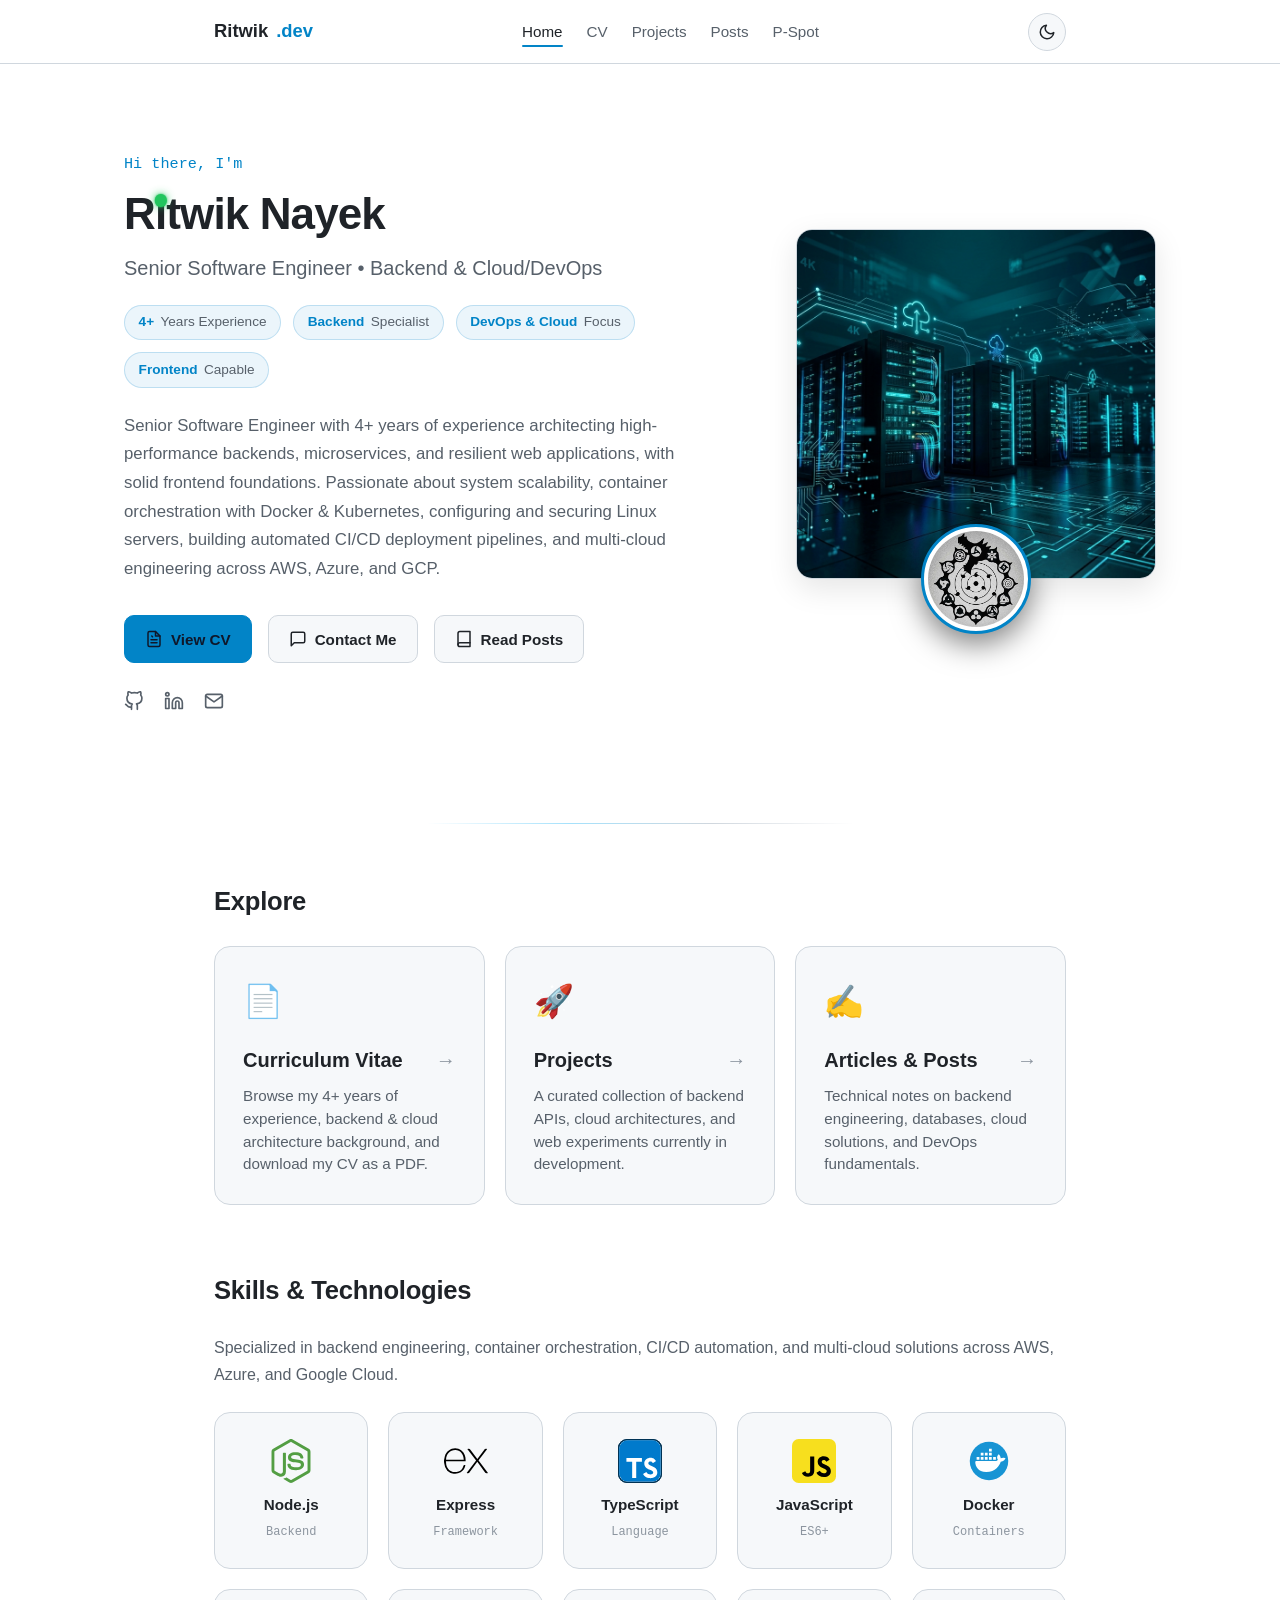
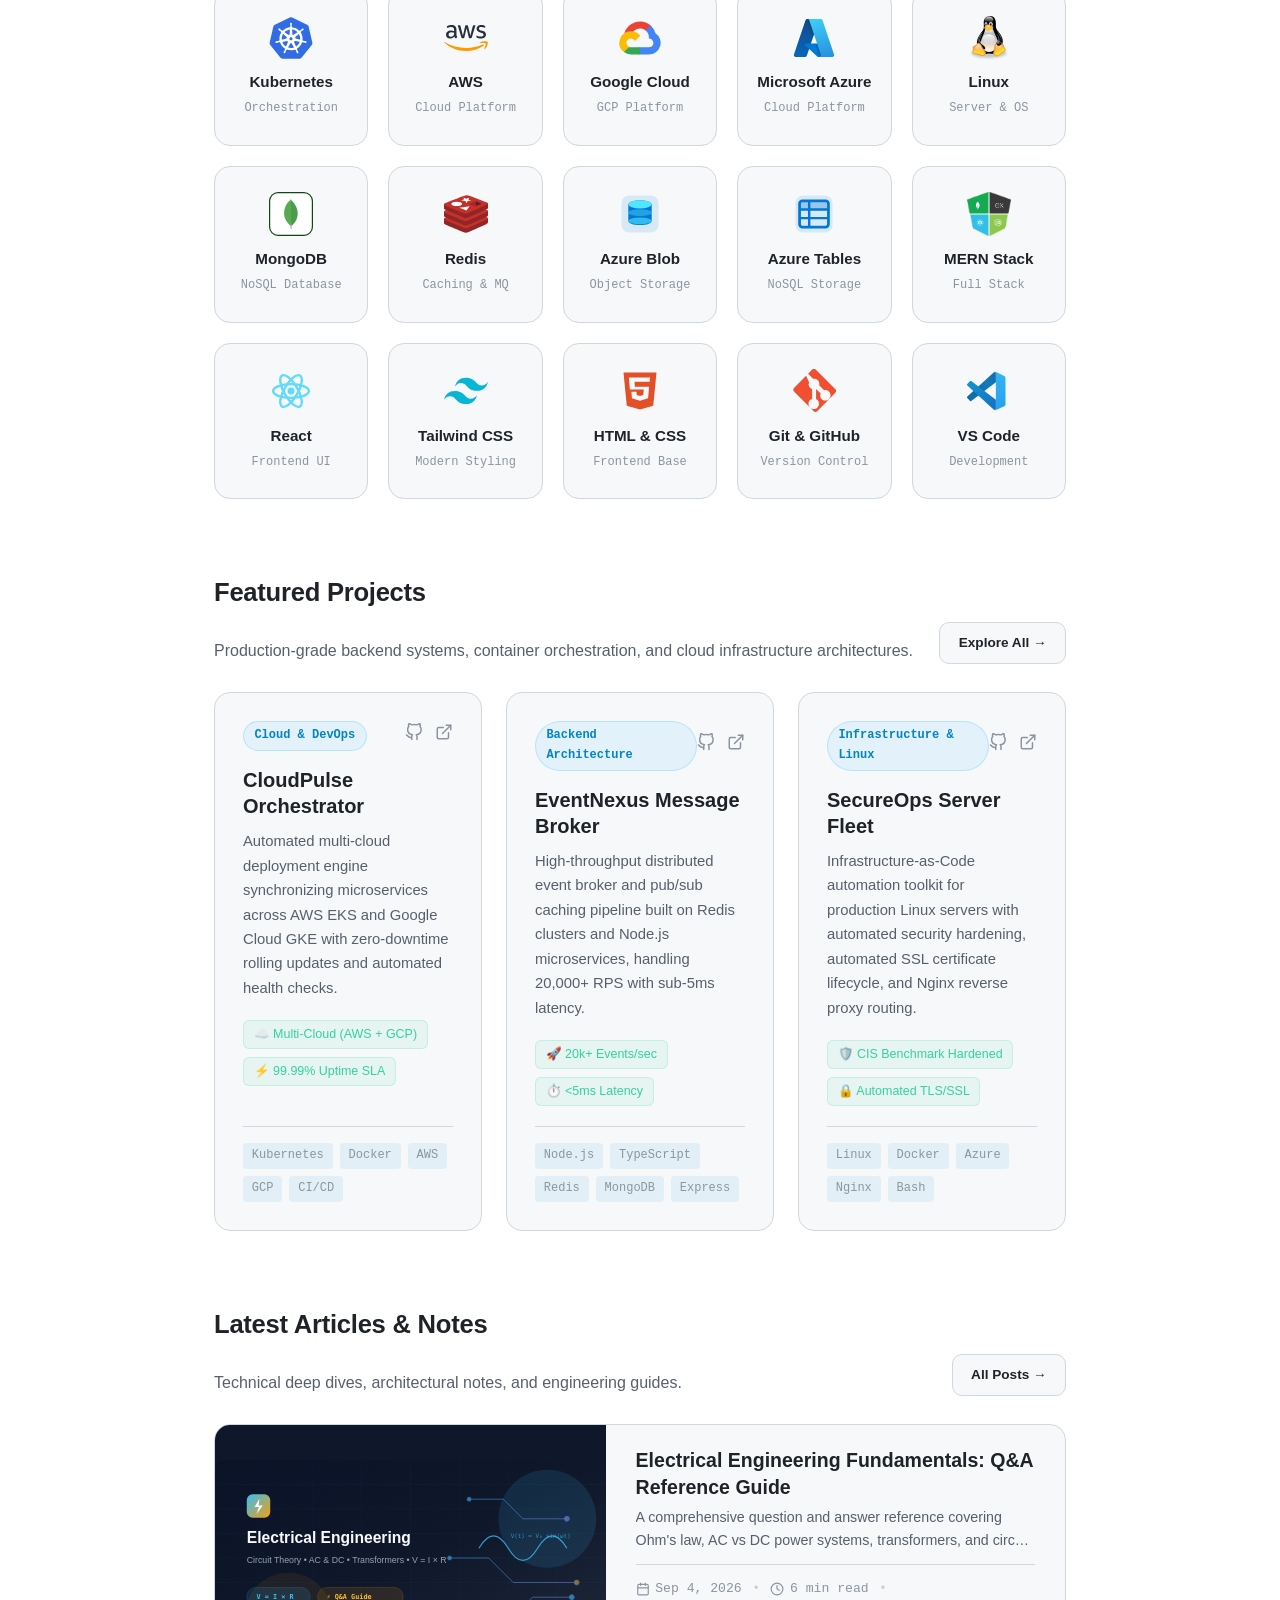
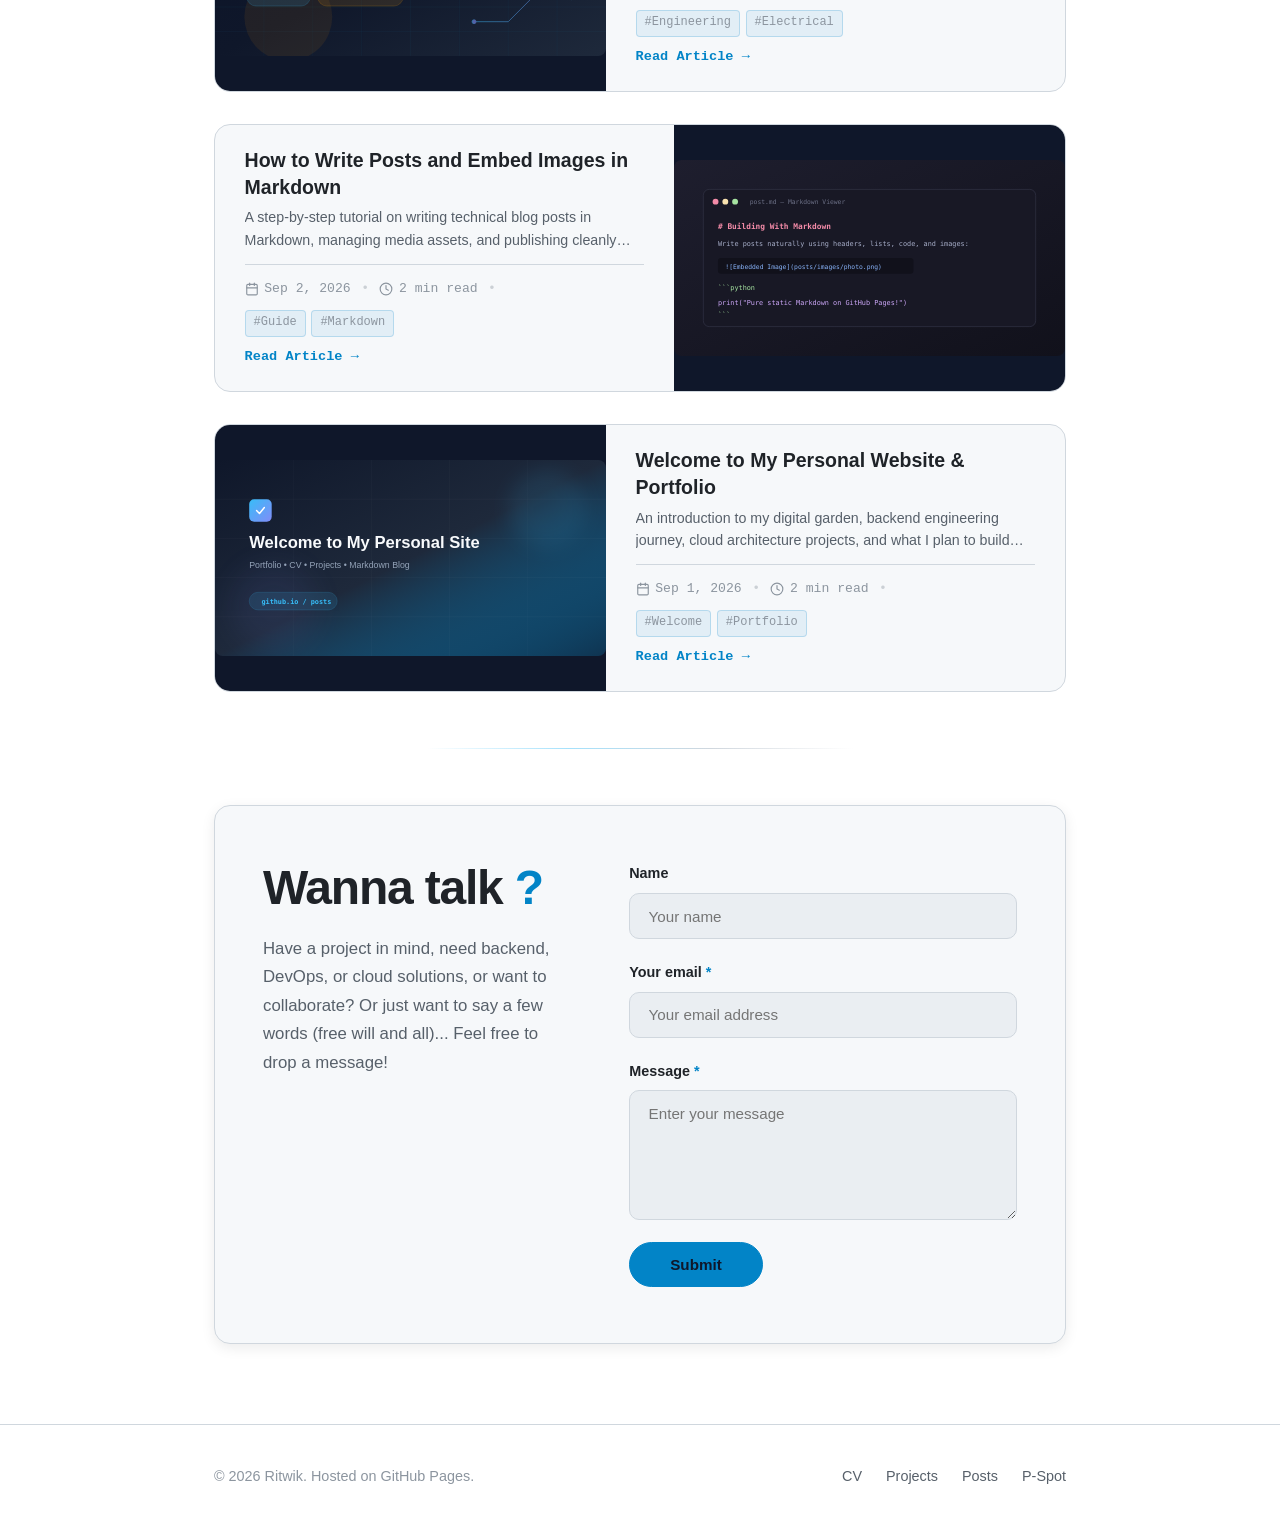
<file: index.html>
<!DOCTYPE html>
<html lang="en">
<head>
  <meta charset="UTF-8">
  <meta name="viewport" content="width=device-width, initial-scale=1.0">
  <title>Ritwik | Personal Portfolio & Blog</title>
  <meta name="description" content="Personal portfolio, CV, projects, and markdown blog.">
  <link rel="stylesheet" href="css/style.css">
</head>
<body>

  <!-- Site Navigation -->
  <header class="site-header">
    <div class="container nav-container">
      <a href="index.html" class="brand-link">
        <span>Ritwik</span><span class="brand-dot">.dev</span>
      </a>

      <nav>
        <ul class="nav-menu" id="nav-menu">
          <li><a href="index.html" class="nav-link active">Home</a></li>
          <li><a href="cv.html" class="nav-link">CV</a></li>
          <li><a href="projects.html" class="nav-link">Projects</a></li>
          <li><a href="posts.html" class="nav-link">Posts</a></li>
          <li><a href="p-spot.html" class="nav-link">P-Spot</a></li>
        </ul>
      </nav>

      <div class="nav-actions">
        <button id="theme-toggle-btn" class="theme-btn" aria-label="Toggle theme" title="Toggle theme">
          <!-- Icon injected by main.js -->
        </button>
        <button id="mobile-toggle-btn" class="mobile-toggle" aria-label="Toggle mobile menu" aria-expanded="false">
          ☰
        </button>
      </div>
    </div>
  </header>

  <!-- Main Content -->
  <main class="main-content">
    
    <!-- Hero Section -->
    <section class="hero">
      <div class="container hero-container">
        <div class="hero-content">
          <div class="hero-text">
            <p class="hero-greeting">Hi there, I'm</p>
            <h1 class="hero-title">R<span class="status-i-wrap" id="status-i-toggle" role="button" tabindex="0" title="Status: Available for opportunities (Click to change)" aria-label="Status: Available for opportunities. Click to change."><span class="status-tittle" id="status-tittle" aria-hidden="true"></span><span class="status-stem">i</span><span class="status-tooltip" id="status-tooltip" aria-hidden="true"><span class="status-tooltip-header"><span class="status-tooltip-badge" id="status-tooltip-badge"></span><span class="status-tooltip-title" id="status-tooltip-title">Available for opportunities</span></span><span class="status-tooltip-sub" id="status-tooltip-sub">Open to full-time roles, contracts &amp; high-impact projects</span><span class="status-tooltip-hint">⚡ Click dot to change status (4 modes)</span></span></span>twik Nayek</h1>
            <p class="hero-subtitle">Senior Software Engineer • Backend & Cloud/DevOps</p>
            
            <div class="hero-stats">
              <span class="stat-badge"><strong>4+</strong> Years Experience</span>
              <span class="stat-badge"><strong>Backend</strong> Specialist</span>
              <span class="stat-badge"><strong>DevOps & Cloud</strong> Focus</span>
              <span class="stat-badge"><strong>Frontend</strong> Capable</span>
            </div>

            <p class="hero-bio">
              Senior Software Engineer with 4+ years of experience architecting high-performance backends, microservices, and resilient web applications, with solid frontend foundations. Passionate about system scalability, container orchestration with Docker & Kubernetes, configuring and securing Linux servers, building automated CI/CD deployment pipelines, and multi-cloud engineering across AWS, Azure, and GCP.
            </p>

            <div class="hero-buttons">
              <a href="cv.html" class="btn btn-primary">
                <svg width="18" height="18" viewBox="0 0 24 24" fill="none" stroke="currentColor" stroke-width="2" stroke-linecap="round" stroke-linejoin="round">
                  <path d="M14 2H6a2 2 0 0 0-2 2v16a2 2 0 0 0 2 2h12a2 2 0 0 0 2-2V8z"></path>
                  <polyline points="14 2 14 8 20 8"></polyline>
                  <line x1="16" y1="13" x2="8" y2="13"></line>
                  <line x1="16" y1="17" x2="8" y2="17"></line>
                  <polyline points="10 9 9 8 9"></polyline>
                </svg>
                View CV
              </a>
              <a href="#contact" class="btn btn-secondary">
                <svg width="18" height="18" viewBox="0 0 24 24" fill="none" stroke="currentColor" stroke-width="2" stroke-linecap="round" stroke-linejoin="round">
                  <path d="M21 15a2 2 0 0 1-2 2H7l-4 4V5a2 2 0 0 1 2-2h14a2 2 0 0 1 2 2z"></path>
                </svg>
                Contact Me
              </a>
              <a href="posts.html" class="btn btn-secondary">
                <svg width="18" height="18" viewBox="0 0 24 24" fill="none" stroke="currentColor" stroke-width="2" stroke-linecap="round" stroke-linejoin="round">
                  <path d="M4 19.5A2.5 2.5 0 0 1 6.5 17H20"></path>
                  <path d="M6.5 2H20v20H6.5A2.5 2.5 0 0 1 4 19.5v-15A2.5 2.5 0 0 1 6.5 2z"></path>
                </svg>
                Read Posts
              </a>
            </div>

            <!-- Social Links -->
            <div class="hero-socials">
              <a href="https://github.com/Nayek01" target="_blank" rel="noopener noreferrer" class="social-link" title="GitHub" aria-label="GitHub">
                <svg width="20" height="20" viewBox="0 0 24 24" fill="none" stroke="currentColor" stroke-width="2" stroke-linecap="round" stroke-linejoin="round">
                  <path d="M9 19c-5 1.5-5-2.5-7-3m14 6v-3.87a3.37 3.37 0 0 0-.94-2.61c3.14-.35 6.44-1.54 6.44-7A5.44 5.44 0 0 0 20 4.77 5.07 5.07 0 0 0 19.91 1S18.73.65 16 2.48a13.38 13.38 0 0 0-7 0C6.27.65 5.09 1 5.09 1A5.07 5.07 0 0 0 5 4.77a5.44 5.44 0 0 0-1.5 3.78c0 5.42 3.3 6.61 6.44 7A3.37 3.37 0 0 0 9 18.13V22"></path>
                </svg>
              </a>
              <a href="https://linkedin.com" target="_blank" rel="noopener noreferrer" class="social-link" title="LinkedIn" aria-label="LinkedIn">
                <svg width="20" height="20" viewBox="0 0 24 24" fill="none" stroke="currentColor" stroke-width="2" stroke-linecap="round" stroke-linejoin="round">
                  <path d="M16 8a6 6 0 0 1 6 6v7h-4v-7a2 2 0 0 0-2-2 2 2 0 0 0-2 2v7h-4v-7a6 6 0 0 1 6-6z"></path>
                  <rect x="2" y="9" width="4" height="12"></rect>
                  <circle cx="4" cy="4" r="2"></circle>
                </svg>
              </a>
              <a href="mailto:gameof8ballpool01234@gmail.com" class="social-link" title="Email" aria-label="Email">
                <svg width="20" height="20" viewBox="0 0 24 24" fill="none" stroke="currentColor" stroke-width="2" stroke-linecap="round" stroke-linejoin="round">
                  <path d="M4 4h16c1.1 0 2 .9 2 2v12c0 1.1-.9 2-2 2H4c-1.1 0-2-.9-2-2V6c0-1.1.9-2 2-2z"></path>
                  <polyline points="22,6 12,13 2,6"></polyline>
                </svg>
              </a>
            </div>
          </div>

          <div class="hero-cover-container">
            <div class="hero-cover-box">
              <img src="assets/images/cover.jpg" alt="Cover Banner" class="hero-cover-img">
            </div>
            <div class="hero-avatar-overlap">
              <img src="assets/images/profile.jpg" alt="Ritwik Nayek" class="hero-avatar-img">
            </div>
          </div>
        </div>
      </div>
    </section>

    <div class="container">

      <!-- Section Divider (Thin & Fine Line) -->
      <div class="section-divider"></div>

      <!-- Redirection Hub Cards -->
      <section>
        <h2 class="section-heading">
          <span>Explore</span>
        </h2>
        
        <div class="home-sections-grid">
          <!-- Card 1: CV -->
          <a href="cv.html" class="hub-card">
            <div class="hub-card-icon">📄</div>
            <h3 class="hub-card-title">
              Curriculum Vitae
              <span class="hub-card-arrow">→</span>
            </h3>
            <p class="hub-card-desc">
              Browse my 4+ years of experience, backend & cloud architecture background, and download my CV as a PDF.
            </p>
          </a>

          <!-- Card 2: Projects -->
          <a href="projects.html" class="hub-card">
            <div class="hub-card-icon">🚀</div>
            <h3 class="hub-card-title">
              Projects
              <span class="hub-card-arrow">→</span>
            </h3>
            <p class="hub-card-desc">
              A curated collection of backend APIs, cloud architectures, and web experiments currently in development.
            </p>
          </a>

          <!-- Card 3: Posts -->
          <a href="posts.html" class="hub-card">
            <div class="hub-card-icon">✍️</div>
            <h3 class="hub-card-title">
              Articles & Posts
              <span class="hub-card-arrow">→</span>
            </h3>
            <p class="hub-card-desc">
              Technical notes on backend engineering, databases, cloud solutions, and DevOps fundamentals.
            </p>
          </a>
        </div>
      </section>

      <!-- Skills & Technologies Grid (Card Style) -->
      <section style="margin-top: 4rem;">
        <h2 class="section-heading">
          <span>Skills & Technologies</span>
        </h2>
        <p style="color: var(--text-secondary); margin-bottom: 0.5rem;">
          Specialized in backend engineering, container orchestration, CI/CD automation, and multi-cloud solutions across AWS, Azure, and Google Cloud.
        </p>

        <div class="skills-cards-grid">
          <!-- Node.js -->
          <div class="skill-card">
            <div class="skill-card-icon">
              <img src="skillsAndTechnologiesLogos/nodejs.svg" alt="Node.js" class="skill-card-img" width="44" height="44" loading="lazy">
            </div>
            <span class="skill-card-name">Node.js</span>
            <span class="skill-card-sub">Backend</span>
          </div>

          <!-- Express -->
          <div class="skill-card">
            <div class="skill-card-icon">
              <img src="skillsAndTechnologiesLogos/express.svg" alt="Express" class="skill-card-img" width="44" height="44" loading="lazy">
            </div>
            <span class="skill-card-name">Express</span>
            <span class="skill-card-sub">Framework</span>
          </div>

          <!-- TypeScript -->
          <div class="skill-card">
            <div class="skill-card-icon">
              <img src="skillsAndTechnologiesLogos/typescript.svg" alt="TypeScript" class="skill-card-img" width="44" height="44" loading="lazy">
            </div>
            <span class="skill-card-name">TypeScript</span>
            <span class="skill-card-sub">Language</span>
          </div>

          <!-- JavaScript -->
          <div class="skill-card">
            <div class="skill-card-icon">
              <img src="skillsAndTechnologiesLogos/javascript.svg" alt="JavaScript" class="skill-card-img" width="44" height="44" loading="lazy">
            </div>
            <span class="skill-card-name">JavaScript</span>
            <span class="skill-card-sub">ES6+</span>
          </div>

          <!-- Docker -->
          <div class="skill-card">
            <div class="skill-card-icon">
              <img src="skillsAndTechnologiesLogos/docker.svg" alt="Docker" class="skill-card-img" width="44" height="44" loading="lazy">
            </div>
            <span class="skill-card-name">Docker</span>
            <span class="skill-card-sub">Containers</span>
          </div>

          <!-- Kubernetes -->
          <div class="skill-card">
            <div class="skill-card-icon">
              <img src="skillsAndTechnologiesLogos/kubernetes.svg" alt="Kubernetes" class="skill-card-img" width="44" height="44" loading="lazy">
            </div>
            <span class="skill-card-name">Kubernetes</span>
            <span class="skill-card-sub">Orchestration</span>
          </div>

          <!-- AWS -->
          <div class="skill-card">
            <div class="skill-card-icon">
              <img src="skillsAndTechnologiesLogos/aws.svg" alt="AWS" class="skill-card-img" width="44" height="44" loading="lazy">
            </div>
            <span class="skill-card-name">AWS</span>
            <span class="skill-card-sub">Cloud Platform</span>
          </div>

          <!-- Google Cloud GCP -->
          <div class="skill-card">
            <div class="skill-card-icon">
              <img src="skillsAndTechnologiesLogos/gcp.svg" alt="Google Cloud" class="skill-card-img" width="44" height="44" loading="lazy">
            </div>
            <span class="skill-card-name">Google Cloud</span>
            <span class="skill-card-sub">GCP Platform</span>
          </div>

          <!-- Azure Cloud -->
          <div class="skill-card">
            <div class="skill-card-icon">
              <img src="skillsAndTechnologiesLogos/azure.svg" alt="Microsoft Azure" class="skill-card-img" width="44" height="44" loading="lazy">
            </div>
            <span class="skill-card-name">Microsoft Azure</span>
            <span class="skill-card-sub">Cloud Platform</span>
          </div>

          <!-- Linux -->
          <div class="skill-card">
            <div class="skill-card-icon">
              <img src="skillsAndTechnologiesLogos/linux.svg" alt="Linux" class="skill-card-img" width="44" height="44" loading="lazy">
            </div>
            <span class="skill-card-name">Linux</span>
            <span class="skill-card-sub">Server & OS</span>
          </div>

          <!-- MongoDB -->
          <div class="skill-card">
            <div class="skill-card-icon">
              <img src="skillsAndTechnologiesLogos/mongodb.svg" alt="MongoDB" class="skill-card-img" width="44" height="44" loading="lazy">
            </div>
            <span class="skill-card-name">MongoDB</span>
            <span class="skill-card-sub">NoSQL Database</span>
          </div>

          <!-- Redis -->
          <div class="skill-card">
            <div class="skill-card-icon">
              <img src="skillsAndTechnologiesLogos/redis.svg" alt="Redis" class="skill-card-img" width="44" height="44" loading="lazy">
            </div>
            <span class="skill-card-name">Redis</span>
            <span class="skill-card-sub">Caching & MQ</span>
          </div>

          <!-- Azure Blob Storage -->
          <div class="skill-card">
            <div class="skill-card-icon">
              <img src="skillsAndTechnologiesLogos/azure-blob.svg" alt="Azure Blob" class="skill-card-img" width="44" height="44" loading="lazy">
            </div>
            <span class="skill-card-name">Azure Blob</span>
            <span class="skill-card-sub">Object Storage</span>
          </div>

          <!-- Azure Table Storage -->
          <div class="skill-card">
            <div class="skill-card-icon">
              <img src="skillsAndTechnologiesLogos/azure-tables.svg" alt="Azure Tables" class="skill-card-img" width="44" height="44" loading="lazy">
            </div>
            <span class="skill-card-name">Azure Tables</span>
            <span class="skill-card-sub">NoSQL Storage</span>
          </div>

          <!-- MERN Stack -->
          <div class="skill-card">
            <div class="skill-card-icon">
              <img src="skillsAndTechnologiesLogos/mern.png" alt="MERN Stack" class="skill-card-img" width="44" height="44" loading="lazy">
            </div>
            <span class="skill-card-name">MERN Stack</span>
            <span class="skill-card-sub">Full Stack</span>
          </div>

          <!-- React -->
          <div class="skill-card">
            <div class="skill-card-icon">
              <img src="skillsAndTechnologiesLogos/react.svg" alt="React" class="skill-card-img" width="44" height="44" loading="lazy">
            </div>
            <span class="skill-card-name">React</span>
            <span class="skill-card-sub">Frontend UI</span>
          </div>

          <!-- Tailwind CSS -->
          <div class="skill-card">
            <div class="skill-card-icon">
              <img src="skillsAndTechnologiesLogos/tailwind.svg" alt="Tailwind CSS" class="skill-card-img" width="44" height="44" loading="lazy">
            </div>
            <span class="skill-card-name">Tailwind CSS</span>
            <span class="skill-card-sub">Modern Styling</span>
          </div>

          <!-- HTML5 & CSS3 -->
          <div class="skill-card">
            <div class="skill-card-icon">
              <img src="skillsAndTechnologiesLogos/html-css.svg" alt="HTML & CSS" class="skill-card-img" width="44" height="44" loading="lazy">
            </div>
            <span class="skill-card-name">HTML & CSS</span>
            <span class="skill-card-sub">Frontend Base</span>
          </div>

          <!-- Git & GitHub -->
          <div class="skill-card">
            <div class="skill-card-icon">
              <img src="skillsAndTechnologiesLogos/git.svg" alt="Git & GitHub" class="skill-card-img" width="44" height="44" loading="lazy">
            </div>
            <span class="skill-card-name">Git & GitHub</span>
            <span class="skill-card-sub">Version Control</span>
          </div>

          <!-- VS Code -->
          <div class="skill-card">
            <div class="skill-card-icon">
              <img src="skillsAndTechnologiesLogos/vscode.svg" alt="VS Code" class="skill-card-img" width="44" height="44" loading="lazy">
            </div>
            <span class="skill-card-name">VS Code</span>
            <span class="skill-card-sub">Development</span>
          </div>
        </div>
      </section>

      <!-- Featured Projects Section -->
      <section class="featured-projects-section" id="featured-projects" style="margin-top: 4.5rem;">
        <div class="section-header-flex">
          <div>
            <h2 class="section-heading">
              <span>Featured Projects</span>
            </h2>
            <p style="color: var(--text-secondary); margin-bottom: 0;">
              Production-grade backend systems, container orchestration, and cloud infrastructure architectures.
            </p>
          </div>
          <a href="projects.html" class="btn btn-secondary" style="font-size: 0.85rem; padding: 0.55rem 1.15rem;">
            Explore All →
          </a>
        </div>

        <div class="projects-grid">
          <!-- Project 1: CloudPulse -->
          <div class="featured-project-card">
            <div>
              <div class="project-card-top">
                <span class="project-category-badge">Cloud & DevOps</span>
                <div class="project-card-links">
                  <a href="https://github.com/Nayek01" target="_blank" rel="noopener noreferrer" class="project-icon-link" title="GitHub Repository" aria-label="GitHub Repository">
                    <svg width="18" height="18" viewBox="0 0 24 24" fill="none" stroke="currentColor" stroke-width="2" stroke-linecap="round" stroke-linejoin="round">
                      <path d="M9 19c-5 1.5-5-2.5-7-3m14 6v-3.87a3.37 3.37 0 0 0-.94-2.61c3.14-.35 6.44-1.54 6.44-7A5.44 5.44 0 0 0 20 4.77 5.07 5.07 0 0 0 19.91 1S18.73.65 16 2.48a13.38 13.38 0 0 0-7 0C6.27.65 5.09 1 5.09 1A5.07 5.07 0 0 0 5 4.77a5.44 5.44 0 0 0-1.5 3.78c0 5.42 3.3 6.61 6.44 7A3.37 3.37 0 0 0 9 18.13V22"></path>
                    </svg>
                  </a>
                  <a href="projects.html" class="project-icon-link" title="Project Details" aria-label="Project Details">
                    <svg width="18" height="18" viewBox="0 0 24 24" fill="none" stroke="currentColor" stroke-width="2" stroke-linecap="round" stroke-linejoin="round">
                      <path d="M18 13v6a2 2 0 0 1-2 2H5a2 2 0 0 1-2-2V8a2 2 0 0 1 2-2h6"></path>
                      <polyline points="15 3 21 3 21 9"></polyline>
                      <line x1="10" y1="14" x2="21" y2="3"></line>
                    </svg>
                  </a>
                </div>
              </div>

              <h3 class="project-card-title">CloudPulse Orchestrator</h3>
              <p class="project-card-desc">
                Automated multi-cloud deployment engine synchronizing microservices across AWS EKS and Google Cloud GKE with zero-downtime rolling updates and automated health checks.
              </p>

              <div class="project-card-metrics">
                <span class="project-metric-pill">☁️ Multi-Cloud (AWS + GCP)</span>
                <span class="project-metric-pill">⚡ 99.99% Uptime SLA</span>
              </div>
            </div>

            <div class="project-tech-tags">
              <span class="project-tech-tag">Kubernetes</span>
              <span class="project-tech-tag">Docker</span>
              <span class="project-tech-tag">AWS</span>
              <span class="project-tech-tag">GCP</span>
              <span class="project-tech-tag">CI/CD</span>
            </div>
          </div>

          <!-- Project 2: EventNexus -->
          <div class="featured-project-card">
            <div>
              <div class="project-card-top">
                <span class="project-category-badge">Backend Architecture</span>
                <div class="project-card-links">
                  <a href="https://github.com/Nayek01" target="_blank" rel="noopener noreferrer" class="project-icon-link" title="GitHub Repository" aria-label="GitHub Repository">
                    <svg width="18" height="18" viewBox="0 0 24 24" fill="none" stroke="currentColor" stroke-width="2" stroke-linecap="round" stroke-linejoin="round">
                      <path d="M9 19c-5 1.5-5-2.5-7-3m14 6v-3.87a3.37 3.37 0 0 0-.94-2.61c3.14-.35 6.44-1.54 6.44-7A5.44 5.44 0 0 0 20 4.77 5.07 5.07 0 0 0 19.91 1S18.73.65 16 2.48a13.38 13.38 0 0 0-7 0C6.27.65 5.09 1 5.09 1A5.07 5.07 0 0 0 5 4.77a5.44 5.44 0 0 0-1.5 3.78c0 5.42 3.3 6.61 6.44 7A3.37 3.37 0 0 0 9 18.13V22"></path>
                    </svg>
                  </a>
                  <a href="projects.html" class="project-icon-link" title="Project Details" aria-label="Project Details">
                    <svg width="18" height="18" viewBox="0 0 24 24" fill="none" stroke="currentColor" stroke-width="2" stroke-linecap="round" stroke-linejoin="round">
                      <path d="M18 13v6a2 2 0 0 1-2 2H5a2 2 0 0 1-2-2V8a2 2 0 0 1 2-2h6"></path>
                      <polyline points="15 3 21 3 21 9"></polyline>
                      <line x1="10" y1="14" x2="21" y2="3"></line>
                    </svg>
                  </a>
                </div>
              </div>

              <h3 class="project-card-title">EventNexus Message Broker</h3>
              <p class="project-card-desc">
                High-throughput distributed event broker and pub/sub caching pipeline built on Redis clusters and Node.js microservices, handling 20,000+ RPS with sub-5ms latency.
              </p>

              <div class="project-card-metrics">
                <span class="project-metric-pill">🚀 20k+ Events/sec</span>
                <span class="project-metric-pill">⏱️ &lt;5ms Latency</span>
              </div>
            </div>

            <div class="project-tech-tags">
              <span class="project-tech-tag">Node.js</span>
              <span class="project-tech-tag">TypeScript</span>
              <span class="project-tech-tag">Redis</span>
              <span class="project-tech-tag">MongoDB</span>
              <span class="project-tech-tag">Express</span>
            </div>
          </div>

          <!-- Project 3: SecureOps -->
          <div class="featured-project-card">
            <div>
              <div class="project-card-top">
                <span class="project-category-badge">Infrastructure & Linux</span>
                <div class="project-card-links">
                  <a href="https://github.com/Nayek01" target="_blank" rel="noopener noreferrer" class="project-icon-link" title="GitHub Repository" aria-label="GitHub Repository">
                    <svg width="18" height="18" viewBox="0 0 24 24" fill="none" stroke="currentColor" stroke-width="2" stroke-linecap="round" stroke-linejoin="round">
                      <path d="M9 19c-5 1.5-5-2.5-7-3m14 6v-3.87a3.37 3.37 0 0 0-.94-2.61c3.14-.35 6.44-1.54 6.44-7A5.44 5.44 0 0 0 20 4.77 5.07 5.07 0 0 0 19.91 1S18.73.65 16 2.48a13.38 13.38 0 0 0-7 0C6.27.65 5.09 1 5.09 1A5.07 5.07 0 0 0 5 4.77a5.44 5.44 0 0 0-1.5 3.78c0 5.42 3.3 6.61 6.44 7A3.37 3.37 0 0 0 9 18.13V22"></path>
                    </svg>
                  </a>
                  <a href="projects.html" class="project-icon-link" title="Project Details" aria-label="Project Details">
                    <svg width="18" height="18" viewBox="0 0 24 24" fill="none" stroke="currentColor" stroke-width="2" stroke-linecap="round" stroke-linejoin="round">
                      <path d="M18 13v6a2 2 0 0 1-2 2H5a2 2 0 0 1-2-2V8a2 2 0 0 1 2-2h6"></path>
                      <polyline points="15 3 21 3 21 9"></polyline>
                      <line x1="10" y1="14" x2="21" y2="3"></line>
                    </svg>
                  </a>
                </div>
              </div>

              <h3 class="project-card-title">SecureOps Server Fleet</h3>
              <p class="project-card-desc">
                Infrastructure-as-Code automation toolkit for production Linux servers with automated security hardening, automated SSL certificate lifecycle, and Nginx reverse proxy routing.
              </p>

              <div class="project-card-metrics">
                <span class="project-metric-pill">🛡️ CIS Benchmark Hardened</span>
                <span class="project-metric-pill">🔒 Automated TLS/SSL</span>
              </div>
            </div>

            <div class="project-tech-tags">
              <span class="project-tech-tag">Linux</span>
              <span class="project-tech-tag">Docker</span>
              <span class="project-tech-tag">Azure</span>
              <span class="project-tech-tag">Nginx</span>
              <span class="project-tech-tag">Bash</span>
            </div>
          </div>
        </div>
      </section>

      <!-- Latest Articles & Notes Section (Alternating Editorial Layout) -->
      <section class="latest-posts-section" id="latest-posts">
        <div class="section-header-flex">
          <div>
            <h2 class="section-heading">
              <span>Latest Articles & Notes</span>
            </h2>
            <p style="color: var(--text-secondary); margin-bottom: 0;">
              Technical deep dives, architectural notes, and engineering guides.
            </p>
          </div>
          <a href="posts.html" class="btn btn-secondary" style="font-size: 0.85rem; padding: 0.55rem 1.15rem;">
            All Posts →
          </a>
        </div>

        <div class="home-posts-list">
          <!-- Article 1: Electrical Engineering Fundamentals (Image Left, Text Right) -->
          <article class="home-post-row">
            <a href="post.html?post=electricity_qa_reference.md" class="home-post-row-cover" aria-label="Read Electrical Engineering Fundamentals">
              <img src="posts/images/electrical-guide.svg" alt="Electrical Engineering Guide Cover" loading="lazy">
            </a>
            <div class="home-post-row-content">
              <div>
                <h3 class="home-post-row-title">
                  <a href="post.html?post=electricity_qa_reference.md">Electrical Engineering Fundamentals: Q&amp;A Reference Guide</a>
                </h3>
                <p class="home-post-row-desc">
                  A comprehensive question and answer reference covering Ohm's law, AC vs DC power systems, transformers, and circuit protection principles.
                </p>
              </div>

              <div class="home-post-row-meta-wrapper">
                <div class="home-post-row-meta">
                  <span class="home-post-meta-item">
                    <svg width="14" height="14" viewBox="0 0 24 24" fill="none" stroke="currentColor" stroke-width="2" stroke-linecap="round" stroke-linejoin="round">
                      <rect x="3" y="4" width="18" height="18" rx="2" ry="2"></rect>
                      <line x1="16" y1="2" x2="16" y2="6"></line>
                      <line x1="8" y1="2" x2="8" y2="6"></line>
                      <line x1="3" y1="10" x2="21" y2="10"></line>
                    </svg>
                    Sep 4, 2026
                  </span>
                  <span class="home-post-meta-dot">•</span>
                  <span class="home-post-meta-item">
                    <svg width="14" height="14" viewBox="0 0 24 24" fill="none" stroke="currentColor" stroke-width="2" stroke-linecap="round" stroke-linejoin="round">
                      <circle cx="12" cy="12" r="10"></circle>
                      <polyline points="12 6 12 12 16 14"></polyline>
                    </svg>
                    6 min read
                  </span>
                  <span class="home-post-meta-dot">•</span>
                  <div class="home-post-tags">
                    <span class="home-post-tag">#Engineering</span>
                    <span class="home-post-tag">#Electrical</span>
                  </div>
                </div>
                <a href="post.html?post=electricity_qa_reference.md" class="home-post-read-link">
                  Read Article →
                </a>
              </div>
            </div>
          </article>

          <!-- Article 2: Markdown & Images Guide (Text Left, Image Right) -->
          <article class="home-post-row">
            <a href="post.html?post=markdown-and-images-guide.md" class="home-post-row-cover" aria-label="Read Markdown and Images Guide">
              <img src="posts/images/markdown-demo.svg" alt="Markdown Guide Cover" loading="lazy">
            </a>
            <div class="home-post-row-content">
              <div>
                <h3 class="home-post-row-title">
                  <a href="post.html?post=markdown-and-images-guide.md">How to Write Posts and Embed Images in Markdown</a>
                </h3>
                <p class="home-post-row-desc">
                  A step-by-step tutorial on writing technical blog posts in Markdown, managing media assets, and publishing cleanly with our automated build workflow.
                </p>
              </div>

              <div class="home-post-row-meta-wrapper">
                <div class="home-post-row-meta">
                  <span class="home-post-meta-item">
                    <svg width="14" height="14" viewBox="0 0 24 24" fill="none" stroke="currentColor" stroke-width="2" stroke-linecap="round" stroke-linejoin="round">
                      <rect x="3" y="4" width="18" height="18" rx="2" ry="2"></rect>
                      <line x1="16" y1="2" x2="16" y2="6"></line>
                      <line x1="8" y1="2" x2="8" y2="6"></line>
                      <line x1="3" y1="10" x2="21" y2="10"></line>
                    </svg>
                    Sep 2, 2026
                  </span>
                  <span class="home-post-meta-dot">•</span>
                  <span class="home-post-meta-item">
                    <svg width="14" height="14" viewBox="0 0 24 24" fill="none" stroke="currentColor" stroke-width="2" stroke-linecap="round" stroke-linejoin="round">
                      <circle cx="12" cy="12" r="10"></circle>
                      <polyline points="12 6 12 12 16 14"></polyline>
                    </svg>
                    2 min read
                  </span>
                  <span class="home-post-meta-dot">•</span>
                  <div class="home-post-tags">
                    <span class="home-post-tag">#Guide</span>
                    <span class="home-post-tag">#Markdown</span>
                  </div>
                </div>
                <a href="post.html?post=markdown-and-images-guide.md" class="home-post-read-link">
                  Read Article →
                </a>
              </div>
            </div>
          </article>

          <!-- Article 3: Welcome to My Site (Image Left, Text Right) -->
          <article class="home-post-row">
            <a href="post.html?post=welcome-to-my-site.md" class="home-post-row-cover" aria-label="Read Welcome to My Personal Website">
              <img src="posts/images/welcome-banner.svg" alt="Welcome Site Banner" loading="lazy">
            </a>
            <div class="home-post-row-content">
              <div>
                <h3 class="home-post-row-title">
                  <a href="post.html?post=welcome-to-my-site.md">Welcome to My Personal Website &amp; Portfolio</a>
                </h3>
                <p class="home-post-row-desc">
                  An introduction to my digital garden, backend engineering journey, cloud architecture projects, and what I plan to build and share next.
                </p>
              </div>

              <div class="home-post-row-meta-wrapper">
                <div class="home-post-row-meta">
                  <span class="home-post-meta-item">
                    <svg width="14" height="14" viewBox="0 0 24 24" fill="none" stroke="currentColor" stroke-width="2" stroke-linecap="round" stroke-linejoin="round">
                      <rect x="3" y="4" width="18" height="18" rx="2" ry="2"></rect>
                      <line x1="16" y1="2" x2="16" y2="6"></line>
                      <line x1="8" y1="2" x2="8" y2="6"></line>
                      <line x1="3" y1="10" x2="21" y2="10"></line>
                    </svg>
                    Sep 1, 2026
                  </span>
                  <span class="home-post-meta-dot">•</span>
                  <span class="home-post-meta-item">
                    <svg width="14" height="14" viewBox="0 0 24 24" fill="none" stroke="currentColor" stroke-width="2" stroke-linecap="round" stroke-linejoin="round">
                      <circle cx="12" cy="12" r="10"></circle>
                      <polyline points="12 6 12 12 16 14"></polyline>
                    </svg>
                    2 min read
                  </span>
                  <span class="home-post-meta-dot">•</span>
                  <div class="home-post-tags">
                    <span class="home-post-tag">#Welcome</span>
                    <span class="home-post-tag">#Portfolio</span>
                  </div>
                </div>
                <a href="post.html?post=welcome-to-my-site.md" class="home-post-read-link">
                  Read Article →
                </a>
              </div>
            </div>
          </article>
        </div>
      </section>

      <!-- Section Divider (Thin & Fine Line) -->
      <div class="section-divider"></div>

      <!-- Contact Section (Inspired by Reference Design) -->
      <section class="contact-section" id="contact">
        <div class="contact-card">
          <div class="contact-left">
            <h2 class="contact-headline">Wanna talk <span class="contact-headline-accent">?</span></h2>
            <p class="contact-desc">
              Have a project in mind, need backend, DevOps, or cloud solutions, or want to collaborate? Or just want to say a few words (free will and all)... Feel free to drop a message!
            </p>
          </div>

          <form class="contact-form" id="contact-form">
            <div class="form-group">
              <label for="contact-name" class="form-label">Name</label>
              <input type="text" id="contact-name" name="name" class="form-control" placeholder="Your name" required>
            </div>

            <div class="form-group">
              <label for="contact-email" class="form-label">Your email <span class="required">*</span></label>
              <input type="email" id="contact-email" name="email" class="form-control" placeholder="Your email address" required>
            </div>

            <div class="form-group">
              <label for="contact-message" class="form-label">Message <span class="required">*</span></label>
              <textarea id="contact-message" name="message" class="form-control" rows="5" placeholder="Enter your message" required></textarea>
            </div>

            <div class="form-status" id="form-status"></div>

            <div>
              <button type="submit" class="btn btn-primary" id="contact-submit-btn" style="border-radius: 999px; padding: 0.8rem 2.5rem;">
                Submit
              </button>
            </div>
          </form>
        </div>
      </section>

    </div>
  </main>

  <!-- Site Footer -->
  <footer class="site-footer">
    <div class="container footer-content">
      <p>© 2026 Ritwik. Hosted on GitHub Pages.</p>
      <div class="footer-links">
        <a href="cv.html">CV</a>
        <a href="projects.html">Projects</a>
        <a href="posts.html">Posts</a>
        <a href="p-spot.html">P-Spot</a>
      </div>
    </div>
  </footer>

  <script src="js/main.js"></script>
</body>
</html>
</file>
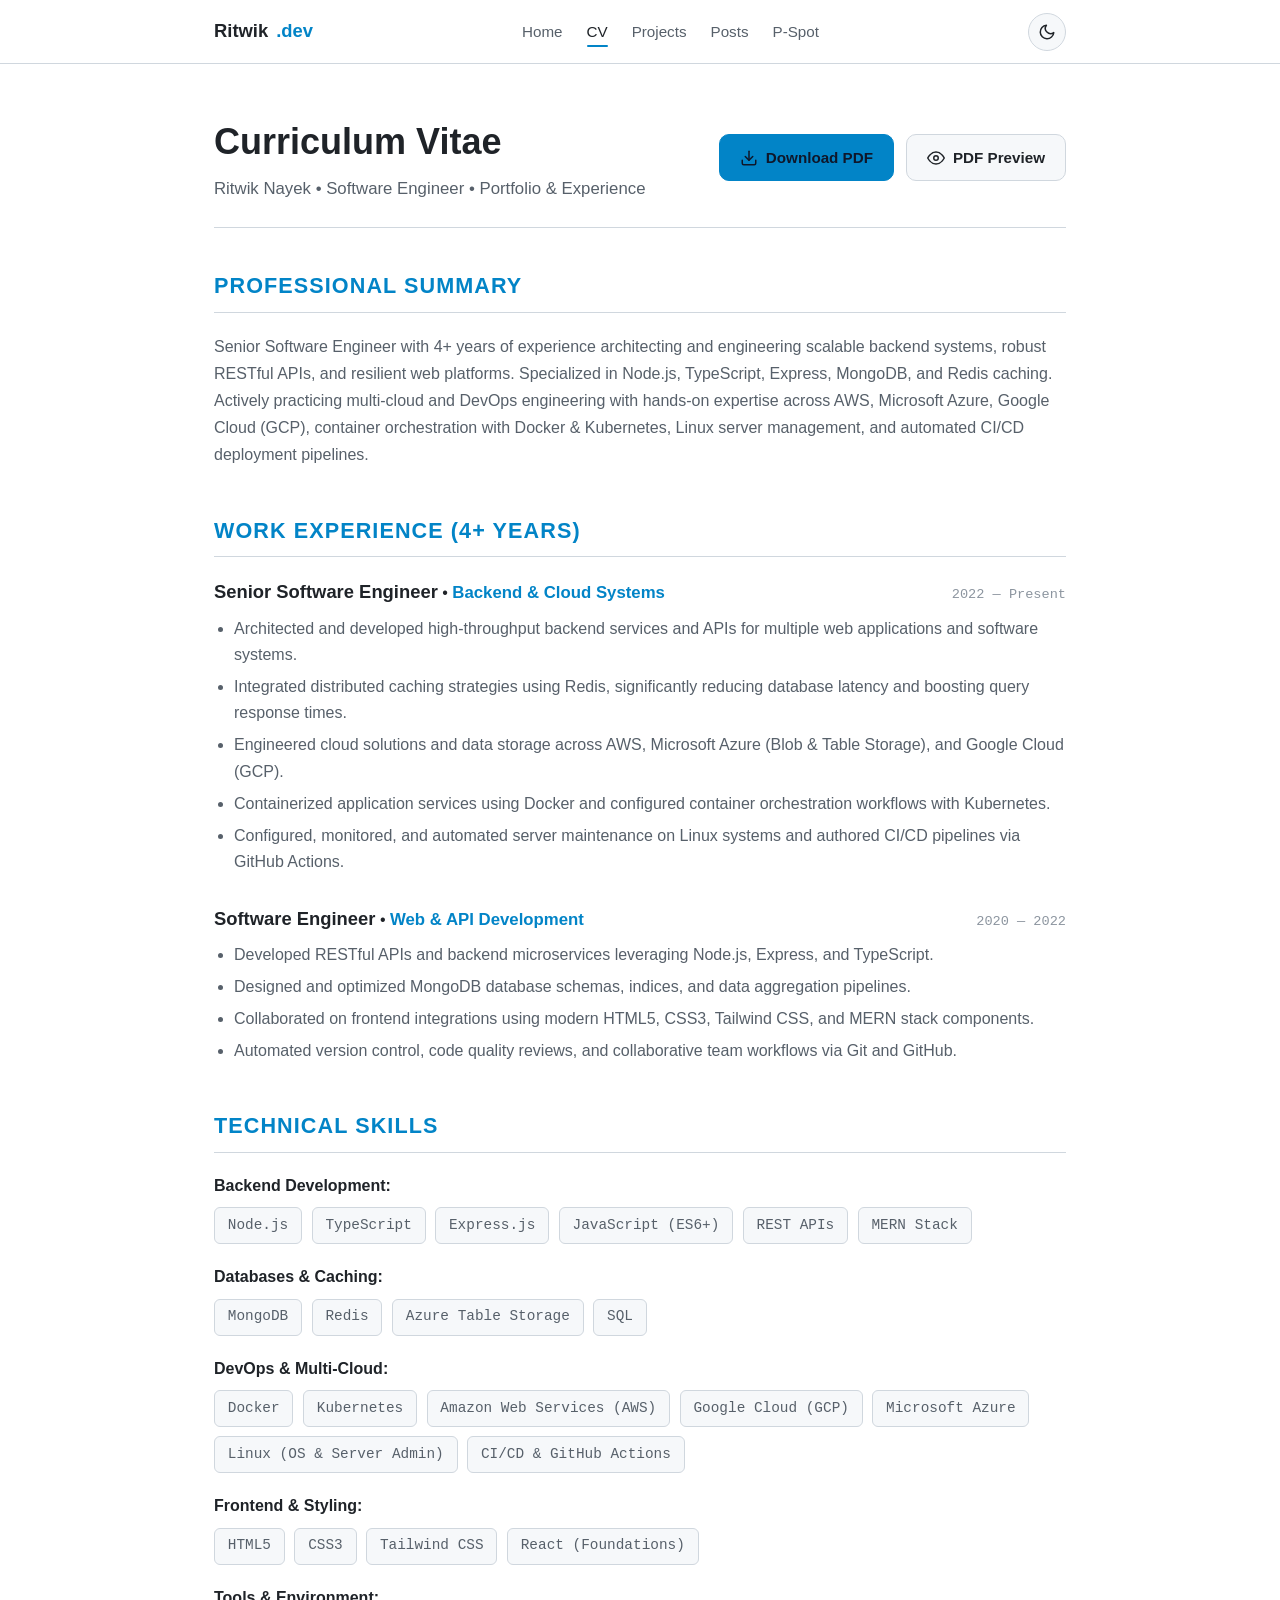
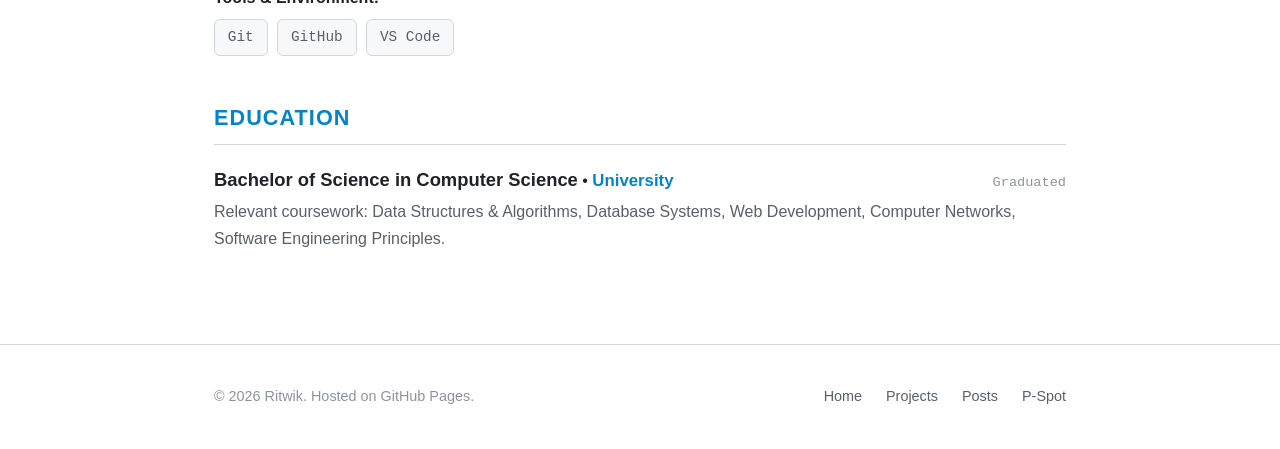
<file: cv.html>
<!DOCTYPE html>
<html lang="en">
<head>
  <meta charset="UTF-8">
  <meta name="viewport" content="width=device-width, initial-scale=1.0">
  <title>Curriculum Vitae | Ritwik Nayek</title>
  <meta name="description" content="Curriculum Vitae and professional experience.">
  <link rel="stylesheet" href="css/style.css">
</head>
<body>

  <!-- Site Navigation -->
  <header class="site-header">
    <div class="container nav-container">
      <a href="index.html" class="brand-link">
        <span>Ritwik</span><span class="brand-dot">.dev</span>
      </a>

      <nav>
        <ul class="nav-menu" id="nav-menu">
          <li><a href="index.html" class="nav-link">Home</a></li>
          <li><a href="cv.html" class="nav-link active">CV</a></li>
          <li><a href="projects.html" class="nav-link">Projects</a></li>
          <li><a href="posts.html" class="nav-link">Posts</a></li>
          <li><a href="p-spot.html" class="nav-link">P-Spot</a></li>
        </ul>
      </nav>

      <div class="nav-actions">
        <button id="theme-toggle-btn" class="theme-btn" aria-label="Toggle theme" title="Toggle theme"></button>
        <button id="mobile-toggle-btn" class="mobile-toggle" aria-label="Toggle mobile menu" aria-expanded="false">☰</button>
      </div>
    </div>
  </header>

  <!-- Main Content -->
  <main class="main-content">
    <div class="container">
      
      <!-- CV Header & Actions -->
      <div class="cv-header">
        <div>
          <h1 class="cv-title">Curriculum Vitae</h1>
          <p class="cv-subtitle">Ritwik Nayek • Software Engineer • Portfolio & Experience</p>
        </div>

        <div class="cv-actions">
          <a href="assets/cv.pdf" download="Ritwik_Nayek_CV.pdf" class="btn btn-primary" title="Download PDF copy">
            <svg width="18" height="18" viewBox="0 0 24 24" fill="none" stroke="currentColor" stroke-width="2" stroke-linecap="round" stroke-linejoin="round">
              <path d="M21 15v4a2 2 0 0 1-2 2H5a2 2 0 0 1-2-2v-4"></path>
              <polyline points="7 10 12 15 17 10"></polyline>
              <line x1="12" y1="15" x2="12" y2="3"></line>
            </svg>
            Download PDF
          </a>

          <button id="toggle-pdf-view" class="btn btn-secondary" title="Preview embedded PDF">
            <svg width="18" height="18" viewBox="0 0 24 24" fill="none" stroke="currentColor" stroke-width="2" stroke-linecap="round" stroke-linejoin="round">
              <path d="M1 12s4-8 11-8 11 8 11 8-4 8-11 8-11-8-11-8z"></path>
              <circle cx="12" cy="12" r="3"></circle>
            </svg>
            PDF Preview
          </button>
        </div>
      </div>

      <!-- Embedded PDF Preview (Hidden by default, toggled via button) -->
      <div id="pdf-container" class="pdf-preview-container">
        <div style="display: flex; justify-content: space-between; align-items: center; margin-bottom: 0.75rem;">
          <strong>PDF Document Viewer</strong>
          <span style="font-size: 0.85rem; color: var(--text-muted);">assets/cv.pdf</span>
        </div>
        <iframe src="assets/cv.pdf" class="pdf-iframe" title="CV PDF Document"></iframe>
      </div>

      <!-- Web CV View -->
      <div class="cv-web-view" id="web-cv-content">
        
        <!-- Summary Section -->
        <section class="cv-section">
          <h2 class="cv-section-title">Professional Summary</h2>
          <p style="color: var(--text-secondary); line-height: 1.7;">
            Senior Software Engineer with 4+ years of experience architecting and engineering scalable backend systems, robust RESTful APIs, and resilient web platforms. Specialized in Node.js, TypeScript, Express, MongoDB, and Redis caching. Actively practicing multi-cloud and DevOps engineering with hands-on expertise across AWS, Microsoft Azure, Google Cloud (GCP), container orchestration with Docker & Kubernetes, Linux server management, and automated CI/CD deployment pipelines.
          </p>
        </section>

        <!-- Experience Section -->
        <section class="cv-section">
          <h2 class="cv-section-title">Work Experience (4+ Years)</h2>

          <div class="cv-item">
            <div class="cv-item-header">
              <div>
                <span class="cv-role">Senior Software Engineer</span> • <span class="cv-company">Backend & Cloud Systems</span>
              </div>
              <span class="cv-date">2022 — Present</span>
            </div>
            <ul class="cv-list">
              <li>Architected and developed high-throughput backend services and APIs for multiple web applications and software systems.</li>
              <li>Integrated distributed caching strategies using Redis, significantly reducing database latency and boosting query response times.</li>
              <li>Engineered cloud solutions and data storage across AWS, Microsoft Azure (Blob & Table Storage), and Google Cloud (GCP).</li>
              <li>Containerized application services using Docker and configured container orchestration workflows with Kubernetes.</li>
              <li>Configured, monitored, and automated server maintenance on Linux systems and authored CI/CD pipelines via GitHub Actions.</li>
            </ul>
          </div>

          <div class="cv-item">
            <div class="cv-item-header">
              <div>
                <span class="cv-role">Software Engineer</span> • <span class="cv-company">Web & API Development</span>
              </div>
              <span class="cv-date">2020 — 2022</span>
            </div>
            <ul class="cv-list">
              <li>Developed RESTful APIs and backend microservices leveraging Node.js, Express, and TypeScript.</li>
              <li>Designed and optimized MongoDB database schemas, indices, and data aggregation pipelines.</li>
              <li>Collaborated on frontend integrations using modern HTML5, CSS3, Tailwind CSS, and MERN stack components.</li>
              <li>Automated version control, code quality reviews, and collaborative team workflows via Git and GitHub.</li>
            </ul>
          </div>
        </section>

        <!-- Technical Skills -->
        <section class="cv-section">
          <h2 class="cv-section-title">Technical Skills</h2>
          <div style="display: flex; flex-direction: column; gap: 1.25rem;">
            <div>
              <strong style="display: block; margin-bottom: 0.5rem; color: var(--text-primary);">Backend Development:</strong>
              <div class="skills-grid">
                <span class="skill-tag">Node.js</span>
                <span class="skill-tag">TypeScript</span>
                <span class="skill-tag">Express.js</span>
                <span class="skill-tag">JavaScript (ES6+)</span>
                <span class="skill-tag">REST APIs</span>
                <span class="skill-tag">MERN Stack</span>
              </div>
            </div>

            <div>
              <strong style="display: block; margin-bottom: 0.5rem; color: var(--text-primary);">Databases & Caching:</strong>
              <div class="skills-grid">
                <span class="skill-tag">MongoDB</span>
                <span class="skill-tag">Redis</span>
                <span class="skill-tag">Azure Table Storage</span>
                <span class="skill-tag">SQL</span>
              </div>
            </div>

            <div>
              <strong style="display: block; margin-bottom: 0.5rem; color: var(--text-primary);">DevOps & Multi-Cloud:</strong>
              <div class="skills-grid">
                <span class="skill-tag">Docker</span>
                <span class="skill-tag">Kubernetes</span>
                <span class="skill-tag">Amazon Web Services (AWS)</span>
                <span class="skill-tag">Google Cloud (GCP)</span>
                <span class="skill-tag">Microsoft Azure</span>
                <span class="skill-tag">Linux (OS & Server Admin)</span>
                <span class="skill-tag">CI/CD & GitHub Actions</span>
              </div>
            </div>

            <div>
              <strong style="display: block; margin-bottom: 0.5rem; color: var(--text-primary);">Frontend & Styling:</strong>
              <div class="skills-grid">
                <span class="skill-tag">HTML5</span>
                <span class="skill-tag">CSS3</span>
                <span class="skill-tag">Tailwind CSS</span>
                <span class="skill-tag">React (Foundations)</span>
              </div>
            </div>

            <div>
              <strong style="display: block; margin-bottom: 0.5rem; color: var(--text-primary);">Tools & Environment:</strong>
              <div class="skills-grid">
                <span class="skill-tag">Git</span>
                <span class="skill-tag">GitHub</span>
                <span class="skill-tag">VS Code</span>
              </div>
            </div>
          </div>
        </section>

        <!-- Education -->
        <section class="cv-section">
          <h2 class="cv-section-title">Education</h2>
          <div class="cv-item">
            <div class="cv-item-header">
              <div>
                <span class="cv-role">Bachelor of Science in Computer Science</span> • <span class="cv-company">University</span>
              </div>
              <span class="cv-date">Graduated</span>
            </div>
            <p style="color: var(--text-secondary); margin-top: 0.25rem;">
              Relevant coursework: Data Structures & Algorithms, Database Systems, Web Development, Computer Networks, Software Engineering Principles.
            </p>
          </div>
        </section>

      </div>

    </div>
  </main>

  <!-- Site Footer -->
  <footer class="site-footer">
    <div class="container footer-content">
      <p>© 2026 Ritwik. Hosted on GitHub Pages.</p>
      <div class="footer-links">
        <a href="index.html">Home</a>
        <a href="projects.html">Projects</a>
        <a href="posts.html">Posts</a>
        <a href="p-spot.html">P-Spot</a>
      </div>
    </div>
  </footer>

  <script src="js/main.js"></script>
  <script>
    // PDF Preview Toggle Logic
    const togglePdfBtn = document.getElementById('toggle-pdf-view');
    const pdfContainer = document.getElementById('pdf-container');
    if (togglePdfBtn && pdfContainer) {
      togglePdfBtn.addEventListener('click', () => {
        const isActive = pdfContainer.classList.toggle('active');
        togglePdfBtn.innerHTML = isActive ? `
          <svg width="18" height="18" viewBox="0 0 24 24" fill="none" stroke="currentColor" stroke-width="2" stroke-linecap="round" stroke-linejoin="round">
            <line x1="18" y1="6" x2="6" y2="18"></line>
            <line x1="6" y1="6" x2="18" y2="18"></line>
          </svg>
          Hide PDF Preview
        ` : `
          <svg width="18" height="18" viewBox="0 0 24 24" fill="none" stroke="currentColor" stroke-width="2" stroke-linecap="round" stroke-linejoin="round">
            <path d="M1 12s4-8 11-8 11 8 11 8-4 8-11 8-11-8-11-8z"></path>
            <circle cx="12" cy="12" r="3"></circle>
          </svg>
          PDF Preview
        `;
      });
    }
  </script>
</body>
</html>
</file>
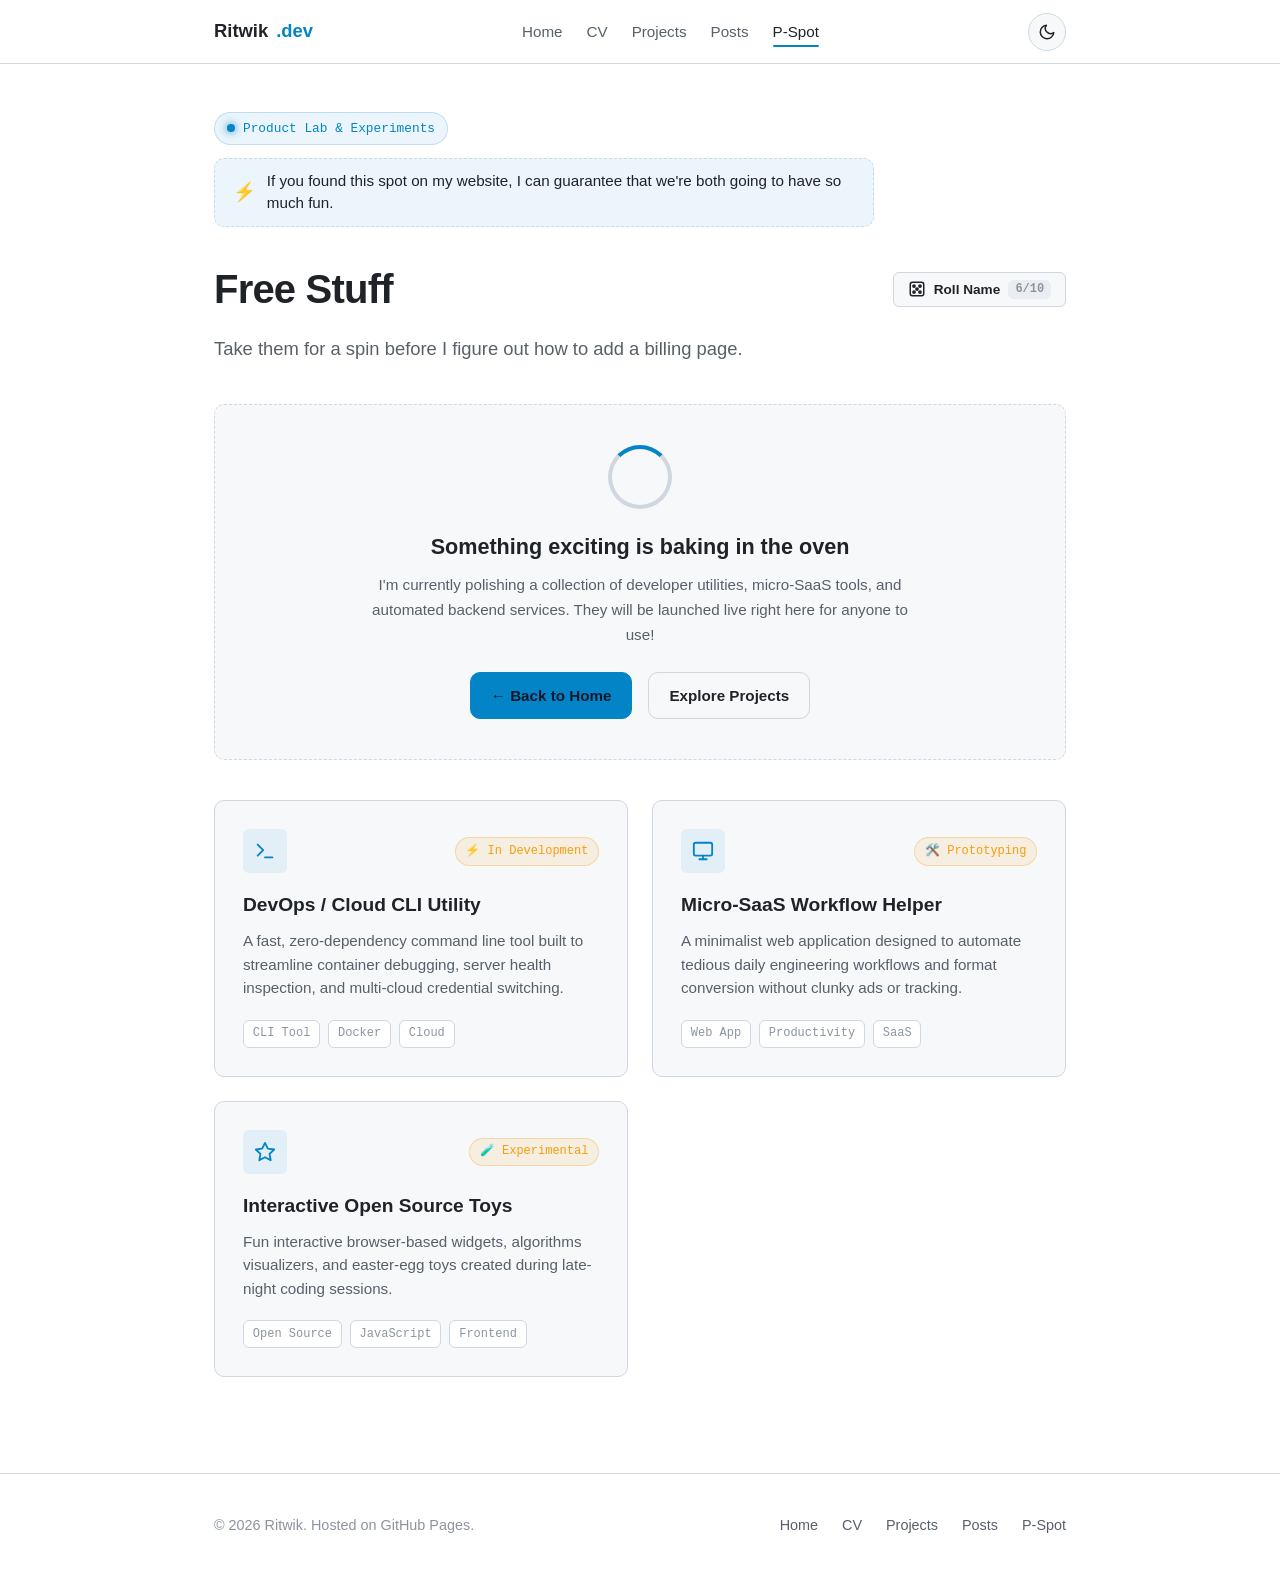
<file: p-spot.html>
<!DOCTYPE html>
<html lang="en">
<head>
  <meta charset="UTF-8">
  <meta name="viewport" content="width=device-width, initial-scale=1.0">
  <title>P-Spot | Ritwik</title>
  <meta name="description" content="Products, tools, utilities, and digital experiments by Ritwik Nayek.">
  <link rel="stylesheet" href="css/style.css">
</head>
<body>

  <!-- Site Navigation -->
  <header class="site-header">
    <div class="container nav-container">
      <a href="index.html" class="brand-link">
        <span>Ritwik</span><span class="brand-dot">.dev</span>
      </a>

      <nav>
        <ul class="nav-menu" id="nav-menu">
          <li><a href="index.html" class="nav-link">Home</a></li>
          <li><a href="cv.html" class="nav-link">CV</a></li>
          <li><a href="projects.html" class="nav-link">Projects</a></li>
          <li><a href="posts.html" class="nav-link">Posts</a></li>
          <li><a href="p-spot.html" class="nav-link active">P-Spot</a></li>
        </ul>
      </nav>

      <div class="nav-actions">
        <button id="theme-toggle-btn" class="theme-btn" aria-label="Toggle theme" title="Toggle theme"></button>
        <button id="mobile-toggle-btn" class="mobile-toggle" aria-label="Toggle mobile menu" aria-expanded="false">☰</button>
      </div>
    </div>
  </header>

  <!-- Main Content -->
  <main class="main-content">
    <div class="container">
      
      <!-- Dynamic Randomized Hero Header -->
      <section class="product-spot-header">
        <div class="product-spot-tag">
          <span class="product-pulse-dot"></span>
          <span>Product Lab &amp; Experiments</span>
        </div>

        <!-- Signature Tagline Callout -->
        <div class="pspot-tagline-callout">
          <span class="pspot-tagline-icon">⚡</span>
          <span class="pspot-tagline-text">
            If you found this spot on my website, I can guarantee that we're both going to have so much fun.
          </span>
        </div>

        <div class="product-title-row">
          <h1 class="product-title" id="random-product-title">Works on My Machine</h1>
          <button id="reroll-btn" class="reroll-btn" title="Roll another random name (10 variations)" aria-label="Roll another random name">
            <svg class="dice-icon" width="18" height="18" viewBox="0 0 24 24" fill="none" stroke="currentColor" stroke-width="2" stroke-linecap="round" stroke-linejoin="round">
              <rect x="3" y="3" width="18" height="18" rx="3" ry="3"></rect>
              <circle cx="8" cy="8" r="1.5" fill="currentColor"></circle>
              <circle cx="16" cy="8" r="1.5" fill="currentColor"></circle>
              <circle cx="12" cy="12" r="1.5" fill="currentColor"></circle>
              <circle cx="8" cy="16" r="1.5" fill="currentColor"></circle>
              <circle cx="16" cy="16" r="1.5" fill="currentColor"></circle>
            </svg>
            <span>Roll Name</span>
            <span class="reroll-counter" id="random-product-badge">1/10</span>
          </button>
        </div>

        <p class="product-subtitle" id="random-product-sub">
          …and hopefully on yours too. Free tools, utilities, and experiments.
        </p>
      </section>

      <!-- Coming Soon Notice Banner -->
      <div class="product-placeholder-banner">
        <div class="loader-animation" style="margin: 0 auto 1.25rem auto;">
          <div class="loader-spinner"></div>
        </div>
        <h2>Something exciting is baking in the oven</h2>
        <p>
          I'm currently polishing a collection of developer utilities, micro-SaaS tools, and automated backend services. They will be launched live right here for anyone to use!
        </p>
        <div style="display: flex; gap: 1rem; flex-wrap: wrap; justify-content: center;">
          <a href="index.html" class="btn btn-primary">← Back to Home</a>
          <a href="projects.html" class="btn btn-secondary">Explore Projects</a>
        </div>
      </div>

      <!-- Sneak Peek Preview Cards Grid -->
      <div class="product-showcase-grid">
        
        <!-- Preview Card 1 -->
        <div class="product-card">
          <div class="product-card-top">
            <div class="product-icon-box">
              <svg width="22" height="22" viewBox="0 0 24 24" fill="none" stroke="currentColor" stroke-width="2" stroke-linecap="round" stroke-linejoin="round">
                <polyline points="4 17 10 11 4 5"></polyline>
                <line x1="12" y1="19" x2="20" y2="19"></line>
              </svg>
            </div>
            <span class="product-status-pill baking">⚡ In Development</span>
          </div>
          <h3 class="product-card-title">DevOps / Cloud CLI Utility</h3>
          <p class="product-card-desc">
            A fast, zero-dependency command line tool built to streamline container debugging, server health inspection, and multi-cloud credential switching.
          </p>
          <div class="product-card-meta">
            <span class="product-tag">CLI Tool</span>
            <span class="product-tag">Docker</span>
            <span class="product-tag">Cloud</span>
          </div>
        </div>

        <!-- Preview Card 2 -->
        <div class="product-card">
          <div class="product-card-top">
            <div class="product-icon-box">
              <svg width="22" height="22" viewBox="0 0 24 24" fill="none" stroke="currentColor" stroke-width="2" stroke-linecap="round" stroke-linejoin="round">
                <rect x="2" y="3" width="20" height="14" rx="2" ry="2"></rect>
                <line x1="8" y1="21" x2="16" y2="21"></line>
                <line x1="12" y1="17" x2="12" y2="21"></line>
              </svg>
            </div>
            <span class="product-status-pill baking">🛠️ Prototyping</span>
          </div>
          <h3 class="product-card-title">Micro-SaaS Workflow Helper</h3>
          <p class="product-card-desc">
            A minimalist web application designed to automate tedious daily engineering workflows and format conversion without clunky ads or tracking.
          </p>
          <div class="product-card-meta">
            <span class="product-tag">Web App</span>
            <span class="product-tag">Productivity</span>
            <span class="product-tag">SaaS</span>
          </div>
        </div>

        <!-- Preview Card 3 -->
        <div class="product-card">
          <div class="product-card-top">
            <div class="product-icon-box">
              <svg width="22" height="22" viewBox="0 0 24 24" fill="none" stroke="currentColor" stroke-width="2" stroke-linecap="round" stroke-linejoin="round">
                <polygon points="12 2 15.09 8.26 22 9.27 17 14.14 18.18 21.02 12 17.77 5.82 21.02 7 14.14 2 9.27 8.91 8.26 12 2"></polygon>
              </svg>
            </div>
            <span class="product-status-pill baking">🧪 Experimental</span>
          </div>
          <h3 class="product-card-title">Interactive Open Source Toys</h3>
          <p class="product-card-desc">
            Fun interactive browser-based widgets, algorithms visualizers, and easter-egg toys created during late-night coding sessions.
          </p>
          <div class="product-card-meta">
            <span class="product-tag">Open Source</span>
            <span class="product-tag">JavaScript</span>
            <span class="product-tag">Frontend</span>
          </div>
        </div>

      </div>

    </div>
  </main>

  <!-- Site Footer -->
  <footer class="site-footer">
    <div class="container footer-content">
      <p>© 2026 Ritwik. Hosted on GitHub Pages.</p>
      <div class="footer-links">
        <a href="index.html">Home</a>
        <a href="cv.html">CV</a>
        <a href="projects.html">Projects</a>
        <a href="posts.html">Posts</a>
        <a href="p-spot.html">P-Spot</a>
      </div>
    </div>
  </footer>

  <script src="js/main.js"></script>
</body>
</html>
</file>
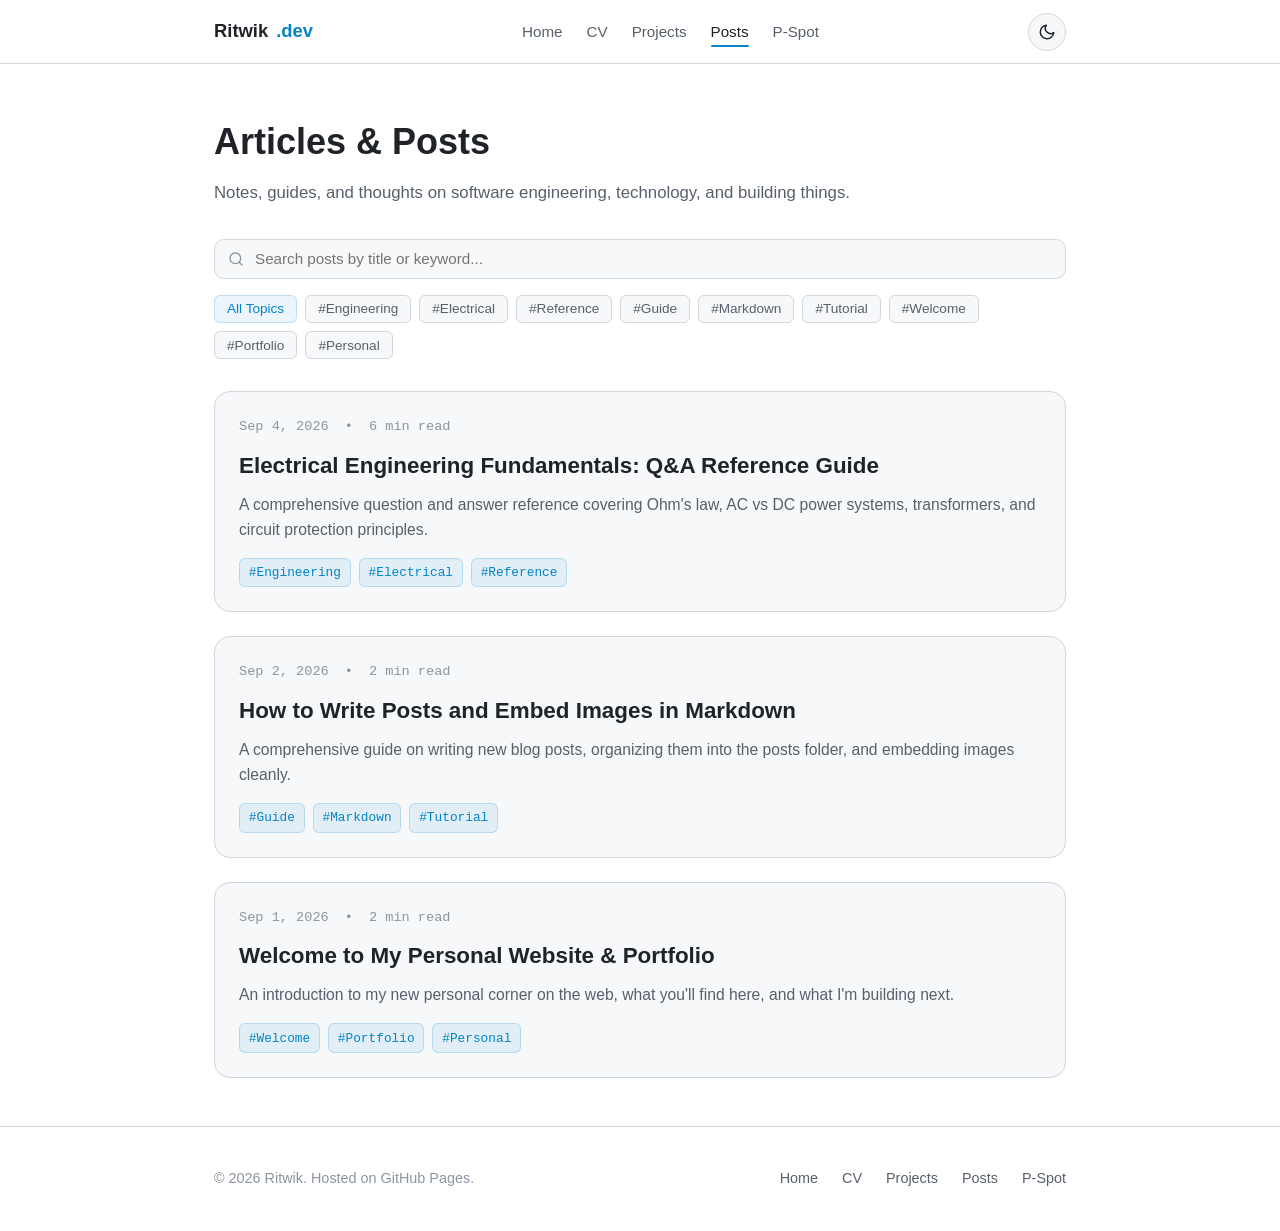
<file: posts.html>
<!DOCTYPE html>
<html lang="en">
<head>
  <meta charset="UTF-8">
  <meta name="viewport" content="width=device-width, initial-scale=1.0">
  <title>Posts & Articles | Ritwik</title>
  <meta name="description" content="All blog posts, engineering notes, and tutorials.">
  <link rel="stylesheet" href="css/style.css">
</head>
<body>

  <!-- Site Navigation -->
  <header class="site-header">
    <div class="container nav-container">
      <a href="index.html" class="brand-link">
        <span>Ritwik</span><span class="brand-dot">.dev</span>
      </a>

      <nav>
        <ul class="nav-menu" id="nav-menu">
          <li><a href="index.html" class="nav-link">Home</a></li>
          <li><a href="cv.html" class="nav-link">CV</a></li>
          <li><a href="projects.html" class="nav-link">Projects</a></li>
          <li><a href="posts.html" class="nav-link active">Posts</a></li>
          <li><a href="p-spot.html" class="nav-link">P-Spot</a></li>
        </ul>
      </nav>

      <div class="nav-actions">
        <button id="theme-toggle-btn" class="theme-btn" aria-label="Toggle theme" title="Toggle theme"></button>
        <button id="mobile-toggle-btn" class="mobile-toggle" aria-label="Toggle mobile menu" aria-expanded="false">☰</button>
      </div>
    </div>
  </header>

  <!-- Main Content -->
  <main class="main-content">
    <div class="container">
      
      <!-- Page Header -->
      <div class="posts-header">
        <h1 class="posts-title">Articles & Posts</h1>
        <p class="posts-subtitle">
          Notes, guides, and thoughts on software engineering, technology, and building things.
        </p>
      </div>

      <!-- Controls: Search & Tag Filter -->
      <div class="posts-controls">
        <div class="search-box">
          <svg class="search-icon" width="16" height="16" viewBox="0 0 24 24" fill="none" stroke="currentColor" stroke-width="2" stroke-linecap="round" stroke-linejoin="round">
            <circle cx="11" cy="11" r="8"></circle>
            <line x1="21" y1="21" x2="16.65" y2="16.65"></line>
          </svg>
          <input type="text" id="posts-search" class="search-input" placeholder="Search posts by title or keyword..." aria-label="Search posts">
        </div>

        <div class="tags-filter" id="tags-filter">
          <!-- Filter buttons rendered dynamically by js/posts.js -->
        </div>
      </div>

      <!-- Posts List Container -->
      <div class="posts-grid" id="posts-container">
        <!-- Rendered by js/posts.js -->
        <div class="empty-state">
          <p>Loading posts...</p>
        </div>
      </div>

    </div>
  </main>

  <!-- Site Footer -->
  <footer class="site-footer">
    <div class="container footer-content">
      <p>© 2026 Ritwik. Hosted on GitHub Pages.</p>
      <div class="footer-links">
        <a href="index.html">Home</a>
        <a href="cv.html">CV</a>
        <a href="projects.html">Projects</a>
        <a href="posts.html">Posts</a>
        <a href="p-spot.html">P-Spot</a>
      </div>
    </div>
  </footer>

  <script src="js/main.js"></script>
  <script src="js/posts.js"></script>
</body>
</html>
</file>
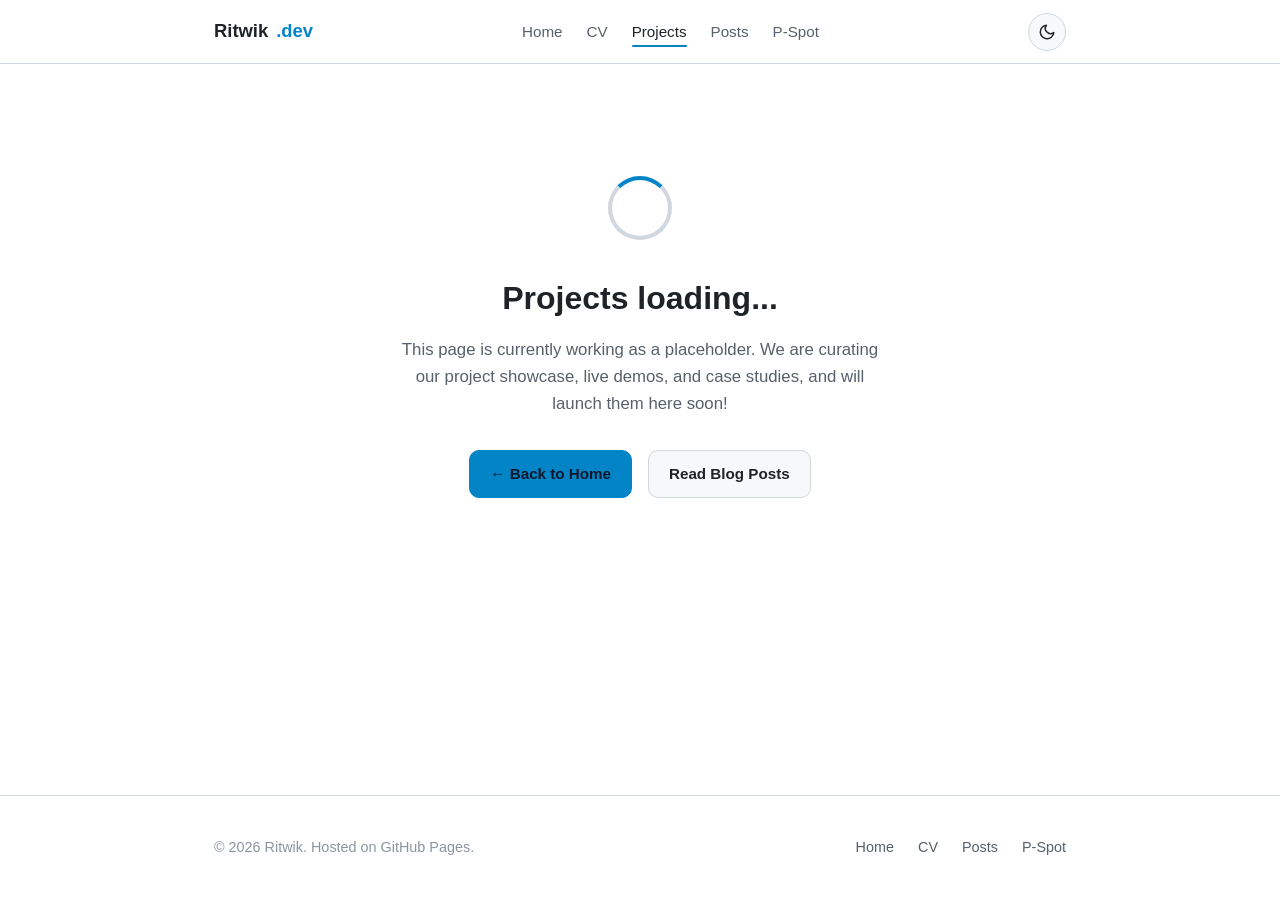
<file: projects.html>
<!DOCTYPE html>
<html lang="en">
<head>
  <meta charset="UTF-8">
  <meta name="viewport" content="width=device-width, initial-scale=1.0">
  <title>Projects | Ritwik</title>
  <meta name="description" content="Projects and portfolio showcase.">
  <link rel="stylesheet" href="css/style.css">
</head>
<body>

  <!-- Site Navigation -->
  <header class="site-header">
    <div class="container nav-container">
      <a href="index.html" class="brand-link">
        <span>Ritwik</span><span class="brand-dot">.dev</span>
      </a>

      <nav>
        <ul class="nav-menu" id="nav-menu">
          <li><a href="index.html" class="nav-link">Home</a></li>
          <li><a href="cv.html" class="nav-link">CV</a></li>
          <li><a href="projects.html" class="nav-link active">Projects</a></li>
          <li><a href="posts.html" class="nav-link">Posts</a></li>
          <li><a href="p-spot.html" class="nav-link">P-Spot</a></li>
        </ul>
      </nav>

      <div class="nav-actions">
        <button id="theme-toggle-btn" class="theme-btn" aria-label="Toggle theme" title="Toggle theme"></button>
        <button id="mobile-toggle-btn" class="mobile-toggle" aria-label="Toggle mobile menu" aria-expanded="false">☰</button>
      </div>
    </div>
  </header>

  <!-- Main Content Placeholder -->
  <main class="main-content">
    <div class="container">
      
      <div class="placeholder-wrapper">
        <div class="loader-animation">
          <div class="loader-spinner"></div>
        </div>

        <h1 class="placeholder-title">Projects loading...</h1>
        <p class="placeholder-desc">
          This page is currently working as a placeholder. We are curating our project showcase, live demos, and case studies, and will launch them here soon!
        </p>

        <div style="display: flex; gap: 1rem; flex-wrap: wrap; justify-content: center;">
          <a href="index.html" class="btn btn-primary">
            ← Back to Home
          </a>
          <a href="posts.html" class="btn btn-secondary">
            Read Blog Posts
          </a>
        </div>
      </div>

    </div>
  </main>

  <!-- Site Footer -->
  <footer class="site-footer">
    <div class="container footer-content">
      <p>© 2026 Ritwik. Hosted on GitHub Pages.</p>
      <div class="footer-links">
        <a href="index.html">Home</a>
        <a href="cv.html">CV</a>
        <a href="posts.html">Posts</a>
        <a href="p-spot.html">P-Spot</a>
      </div>
    </div>
  </footer>

  <script src="js/main.js"></script>
</body>
</html>
</file>
<file: css/style.css>
/* ==========================================================================
   Personal Website Design System & Theme
   Supports Dark/Light mode, responsive layouts, and typography
   ========================================================================== */

:root {
  /* Color Palette - Dark Mode (Default) */
  --bg-primary: #0d1117;
  --bg-secondary: #161b22;
  --bg-tertiary: #21262d;
  --border-color: #30363d;
  --border-hover: #8b949e;
  
  --text-primary: #f0f6fc;
  --text-secondary: #8b949e;
  --text-muted: #6e7681;
  
  --accent: #38bdf8;
  --accent-hover: #0ea5e9;
  --accent-glow: rgba(56, 189, 248, 0.15);
  
  --tag-bg: rgba(56, 189, 248, 0.1);
  --tag-text: #7dd3fc;
  --tag-border: rgba(56, 189, 248, 0.2);
  
  --code-bg: #1e242c;
  --shadow-sm: 0 1px 3px rgba(0, 0, 0, 0.3);
  --shadow-md: 0 4px 14px rgba(0, 0, 0, 0.4);
  --shadow-lg: 0 10px 30px rgba(0, 0, 0, 0.5);

  --font-sans: -apple-system, BlinkMacSystemFont, "Segoe UI", Roboto, "Helvetica Neue", Arial, sans-serif;
  --font-mono: ui-monospace, SFMono-Regular, SF Mono, Menlo, Consolas, Liberation Mono, monospace;

  --max-width: 900px;
  --header-height: 64px;
  --radius-sm: 6px;
  --radius-md: 10px;
  --radius-lg: 16px;
  --transition: all 0.2s ease-in-out;
}

[data-theme="light"] {
  --bg-primary: #ffffff;
  --bg-secondary: #f6f8fa;
  --bg-tertiary: #eaeef2;
  --border-color: #d0d7de;
  --border-hover: #8c959f;
  
  --text-primary: #1f2328;
  --text-secondary: #57606a;
  --text-muted: #8c959f;
  
  --accent: #0284c7;
  --accent-hover: #0369a1;
  --accent-glow: rgba(2, 132, 199, 0.1);
  
  --tag-bg: rgba(2, 132, 199, 0.08);
  --tag-text: #0284c7;
  --tag-border: rgba(2, 132, 199, 0.2);
  
  --code-bg: #f1f3f5;
  --shadow-sm: 0 1px 3px rgba(0, 0, 0, 0.08);
  --shadow-md: 0 4px 14px rgba(0, 0, 0, 0.08);
  --shadow-lg: 0 10px 30px rgba(0, 0, 0, 0.1);
}

/* Reset & Base Styles */
*, *::before, *::after {
  box-sizing: border-box;
  margin: 0;
  padding: 0;
}

html {
  scroll-behavior: smooth;
}

body {
  font-family: var(--font-sans);
  background-color: var(--bg-primary);
  color: var(--text-primary);
  line-height: 1.65;
  min-height: 100vh;
  display: flex;
  flex-direction: column;
  transition: background-color 0.3s ease, color 0.3s ease;
  -webkit-font-smoothing: antialiased;
  overflow-x: hidden;
}

a {
  color: var(--accent);
  text-decoration: none;
  transition: var(--transition);
}

a:hover {
  color: var(--accent-hover);
}

img {
  max-width: 100%;
  height: auto;
  display: block;
}

/* Container */
.container {
  width: 100%;
  max-width: var(--max-width);
  margin: 0 auto;
  padding: 0 1.5rem;
}

/* Header & Navigation */
.site-header {
  position: sticky;
  top: 0;
  z-index: 100;
  background: rgba(13, 17, 23, 0.85);
  backdrop-filter: blur(12px);
  -webkit-backdrop-filter: blur(12px);
  border-bottom: 1px solid var(--border-color);
  height: var(--header-height);
  display: flex;
  align-items: center;
  transition: background 0.3s ease, border-color 0.3s ease;
}

[data-theme="light"] .site-header {
  background: rgba(255, 255, 255, 0.85);
}

.nav-container {
  display: flex;
  align-items: center;
  justify-content: space-between;
  width: 100%;
}

.brand-link {
  font-weight: 700;
  font-size: 1.15rem;
  color: var(--text-primary);
  display: flex;
  align-items: center;
  gap: 0.5rem;
}

.brand-link:hover {
  color: var(--accent);
}

.brand-dot {
  color: var(--accent);
}

.nav-menu {
  display: flex;
  align-items: center;
  list-style: none;
  gap: 1.5rem;
}

.nav-link {
  color: var(--text-secondary);
  font-weight: 500;
  font-size: 0.95rem;
  position: relative;
  padding: 0.35rem 0;
}

.nav-link:hover,
.nav-link.active {
  color: var(--text-primary);
}

.nav-link.active::after {
  content: "";
  position: absolute;
  bottom: -2px;
  left: 0;
  width: 100%;
  height: 2px;
  background-color: var(--accent);
  border-radius: 2px;
}

.nav-actions {
  display: flex;
  align-items: center;
  gap: 0.75rem;
}

/* Theme Toggle Button */
.theme-btn {
  background: var(--bg-secondary);
  border: 1px solid var(--border-color);
  color: var(--text-primary);
  width: 38px;
  height: 38px;
  border-radius: 50%;
  display: inline-flex;
  align-items: center;
  justify-content: center;
  cursor: pointer;
  transition: var(--transition);
}

.theme-btn:hover {
  border-color: var(--border-hover);
  background: var(--bg-tertiary);
  transform: translateY(-1px);
}

/* Mobile Menu Toggle */
.mobile-toggle {
  display: none;
  background: transparent;
  border: none;
  color: var(--text-primary);
  font-size: 1.4rem;
  cursor: pointer;
}

/* Main Content */
.main-content {
  flex: 1;
  padding: 3rem 0;
}

/* Hero Section */
.hero {
  padding: 2.5rem 0 3.5rem 0;
}

.hero-container {
  max-width: 1080px;
}

.hero-content {
  display: flex;
  align-items: center;
  justify-content: space-between;
  gap: 2.5rem;
}

.hero-text {
  flex: 1 1 560px;
  min-width: 0;
}

.hero-greeting {
  font-family: var(--font-mono);
  font-size: 0.95rem;
  color: var(--accent);
  margin-bottom: 0.75rem;
}

.hero-title {
  font-size: 2.75rem;
  line-height: 1.15;
  font-weight: 800;
  margin-bottom: 0.75rem;
  letter-spacing: -0.02em;
}

/* ==========================================================================
   Interactive Status Indicator on First 'i' of Hero Title
   ========================================================================== */
.status-i-wrap {
  position: relative;
  display: inline-block;
  cursor: pointer;
  user-select: text;
  -webkit-user-select: text;
  outline: none;
}

.status-i-wrap:focus-visible .status-stem {
  text-decoration: underline;
  text-decoration-color: var(--accent);
}

.status-tittle {
  position: absolute;
  top: 0.12em;
  left: 50%;
  transform: translateX(-50%);
  width: 0.28em;
  height: 0.28em;
  border-radius: 50%;
  pointer-events: none;
  z-index: 2;
  transition: background-color 0.3s ease, box-shadow 0.3s ease, transform 0.2s cubic-bezier(0.175, 0.885, 0.32, 1.275);
}

.status-tittle.pop {
  transform: translateX(-50%) scale(1.45);
}

/* State 0: Green - Available */
.status-i-wrap[data-status="0"] .status-tittle {
  background-color: #22c55e;
  box-shadow: 0 0 8px rgba(34, 197, 94, 0.85), 0 0 2px #22c55e;
  animation: statusPulseGreen 2.2s infinite ease-in-out;
}

@keyframes statusPulseGreen {
  0%, 100% {
    box-shadow: 0 0 6px rgba(34, 197, 94, 0.8), 0 0 0 0 rgba(34, 197, 94, 0.45);
  }
  50% {
    box-shadow: 0 0 12px rgba(34, 197, 94, 0.95), 0 0 0 5px rgba(34, 197, 94, 0);
  }
}

/* State 1: Amber - Selectively Open */
.status-i-wrap[data-status="1"] .status-tittle {
  background-color: #f59e0b;
  box-shadow: 0 0 8px rgba(245, 158, 11, 0.85), 0 0 2px #f59e0b;
  animation: statusPulseAmber 2.2s infinite ease-in-out;
}

@keyframes statusPulseAmber {
  0%, 100% {
    box-shadow: 0 0 6px rgba(245, 158, 11, 0.8), 0 0 0 0 rgba(245, 158, 11, 0.45);
  }
  50% {
    box-shadow: 0 0 12px rgba(245, 158, 11, 0.95), 0 0 0 5px rgba(245, 158, 11, 0);
  }
}

/* State 2: Red - Closed to Commitments */
.status-i-wrap[data-status="2"] .status-tittle {
  background-color: #ef4444;
  box-shadow: 0 0 8px rgba(239, 68, 68, 0.85), 0 0 2px #ef4444;
  animation: statusPulseRed 2.5s infinite ease-in-out;
}

@keyframes statusPulseRed {
  0%, 100% {
    box-shadow: 0 0 5px rgba(239, 68, 68, 0.75), 0 0 0 0 rgba(239, 68, 68, 0.4);
  }
  50% {
    box-shadow: 0 0 10px rgba(239, 68, 68, 0.9), 0 0 0 4px rgba(239, 68, 68, 0);
  }
}

/* State 3: Neutral - In Deep Work */
.status-i-wrap[data-status="3"] .status-tittle {
  background-color: #94a3b8;
  box-shadow: 0 0 4px rgba(148, 163, 184, 0.5);
  animation: none;
}

/* Tooltip Popup */
.status-tooltip {
  position: absolute;
  bottom: calc(100% + 14px);
  left: 50%;
  transform: translateX(-50%) translateY(6px);
  background: var(--bg-secondary);
  border: 1px solid var(--border-color);
  border-radius: var(--radius-md);
  padding: 0.75rem 1rem;
  box-shadow: 0 14px 32px rgba(0, 0, 0, 0.45), 0 0 15px rgba(56, 189, 248, 0.08);
  display: flex;
  flex-direction: column;
  gap: 0.2rem;
  white-space: nowrap;
  opacity: 0;
  visibility: hidden;
  pointer-events: none;
  transition: opacity 0.2s ease, transform 0.2s cubic-bezier(0.16, 1, 0.3, 1), visibility 0.2s ease;
  z-index: 100;
  font-family: var(--font-sans);
  letter-spacing: normal;
  text-align: left;
  user-select: none;
  -webkit-user-select: none;
}

.status-tooltip::after {
  content: "";
  position: absolute;
  top: 100%;
  left: 50%;
  transform: translateX(-50%);
  border-width: 6px;
  border-style: solid;
  border-color: var(--border-color) transparent transparent transparent;
}

.status-i-wrap:hover .status-tooltip,
.status-i-wrap:focus-visible .status-tooltip,
.status-tooltip.show {
  opacity: 1;
  visibility: visible;
  transform: translateX(-50%) translateY(0);
}

.status-tooltip-header {
  display: flex;
  align-items: center;
  gap: 0.5rem;
}

.status-tooltip-badge {
  width: 8px;
  height: 8px;
  border-radius: 50%;
  display: inline-block;
  flex-shrink: 0;
}

.status-tooltip-title {
  font-size: 0.85rem;
  font-weight: 700;
  color: var(--text-primary);
  line-height: 1.2;
}

.status-tooltip-sub {
  font-size: 0.75rem;
  color: var(--text-secondary);
  line-height: 1.3;
}

.status-tooltip-hint {
  font-size: 0.7rem;
  color: var(--accent);
  font-family: var(--font-mono);
  margin-top: 0.3rem;
  padding-top: 0.3rem;
  border-top: 1px solid var(--border-color);
  display: flex;
  align-items: center;
  gap: 0.35rem;
}

.hero-subtitle {
  font-size: 1.25rem;
  color: var(--text-secondary);
  margin-bottom: 1.25rem;
  font-weight: 400;
  white-space: nowrap;
}

.hero-bio {
  font-size: 1.05rem;
  color: var(--text-secondary);
  line-height: 1.7;
  margin-bottom: 2rem;
  max-width: 580px;
}

/* Hero Right Side: Big Square Cover + 50% Overlapping Circular Avatar */
.hero-cover-container {
  position: relative;
  flex-shrink: 0;
  width: 360px;
  margin-bottom: 55px; /* offset for the 55px avatar hanging below */
}

.hero-cover-box {
  width: 100%;
  height: 350px;
  border-radius: var(--radius-lg);
  overflow: hidden;
  border: 1px solid var(--border-color);
  box-shadow: var(--shadow-lg);
  background: var(--bg-secondary);
  transition: transform 0.3s ease, border-color 0.3s ease, box-shadow 0.3s ease;
}

.hero-cover-box:hover {
  transform: translateY(-4px);
  border-color: rgba(56, 189, 248, 0.4);
  box-shadow: 0 20px 40px rgba(0, 0, 0, 0.35), 0 0 25px rgba(56, 189, 248, 0.15);
}

.hero-cover-img {
  width: 100%;
  height: 100%;
  object-fit: cover;
  display: block;
  transition: transform 0.5s ease;
}

.hero-cover-box:hover .hero-cover-img {
  transform: scale(1.04);
}

.hero-avatar-overlap {
  position: absolute;
  bottom: -55px; /* exactly 50% of 110px avatar hangs below the square */
  left: 50%;
  transform: translateX(-50%);
  width: 110px;
  height: 110px;
  border-radius: 50%;
  background: var(--bg-primary);
  padding: 4px;
  border: 3px solid var(--accent);
  box-shadow: 0 10px 30px rgba(0, 0, 0, 0.5);
  transition: transform 0.3s ease, box-shadow 0.3s ease;
  z-index: 2;
}

.hero-cover-container:hover .hero-avatar-overlap {
  transform: translateX(-50%) scale(1.06);
  box-shadow: 0 12px 35px rgba(56, 189, 248, 0.35);
}

.hero-avatar-img {
  width: 100%;
  height: 100%;
  border-radius: 50%;
  object-fit: cover;
  display: block;
}

.hero-buttons {
  display: flex;
  flex-wrap: wrap;
  gap: 1rem;
  margin-bottom: 1.75rem;
}

.hero-socials {
  display: flex;
  gap: 1.25rem;
  align-items: center;
}

.social-link {
  color: var(--text-secondary);
  font-size: 1.25rem;
  transition: var(--transition);
  display: flex;
  align-items: center;
  justify-content: center;
}

.social-link:hover {
  color: var(--accent);
  transform: translateY(-2px);
}

/* Buttons */
.btn {
  display: inline-flex;
  align-items: center;
  justify-content: center;
  gap: 0.5rem;
  padding: 0.65rem 1.25rem;
  border-radius: var(--radius-md);
  font-weight: 600;
  font-size: 0.95rem;
  cursor: pointer;
  transition: var(--transition);
  text-decoration: none;
  border: 1px solid transparent;
}

.btn-primary {
  background-color: var(--accent);
  color: #0f172a;
  border-color: var(--accent);
}

.btn-primary:hover {
  background-color: var(--accent-hover);
  color: #ffffff;
  box-shadow: 0 0 15px var(--accent-glow);
  transform: translateY(-1px);
}

.btn-secondary {
  background-color: var(--bg-secondary);
  color: var(--text-primary);
  border-color: var(--border-color);
}

.btn-secondary:hover {
  background-color: var(--bg-tertiary);
  border-color: var(--border-hover);
  color: var(--text-primary);
  transform: translateY(-1px);
}

/* Section Cards / Home Navigation Cards */
.section-heading {
  font-size: 1.6rem;
  font-weight: 700;
  margin-bottom: 1.5rem;
  letter-spacing: -0.01em;
  display: flex;
  align-items: center;
  gap: 0.5rem;
}

.home-sections-grid {
  display: grid;
  grid-template-columns: repeat(auto-fit, minmax(250px, 1fr));
  gap: 1.25rem;
  margin-top: 1rem;
}

.hub-card {
  background: var(--bg-secondary);
  border: 1px solid var(--border-color);
  border-radius: var(--radius-lg);
  padding: 1.75rem;
  display: flex;
  flex-direction: column;
  text-decoration: none;
  transition: var(--transition);
  position: relative;
  overflow: hidden;
}

.hub-card:hover {
  border-color: var(--accent);
  transform: translateY(-3px);
  box-shadow: var(--shadow-md);
}

.hub-card-icon {
  font-size: 2rem;
  margin-bottom: 1rem;
  color: var(--accent);
}

.hub-card-title {
  font-size: 1.25rem;
  font-weight: 700;
  color: var(--text-primary);
  margin-bottom: 0.5rem;
  display: flex;
  align-items: center;
  justify-content: space-between;
}

.hub-card-arrow {
  color: var(--text-muted);
  transition: transform 0.2s ease;
}

.hub-card:hover .hub-card-arrow {
  color: var(--accent);
  transform: translateX(4px);
}

.hub-card-desc {
  color: var(--text-secondary);
  font-size: 0.95rem;
  line-height: 1.5;
}

/* CV Page Styles */
.cv-header {
  display: flex;
  flex-wrap: wrap;
  align-items: center;
  justify-content: space-between;
  gap: 1rem;
  margin-bottom: 2.5rem;
  padding-bottom: 1.5rem;
  border-bottom: 1px solid var(--border-color);
}

.cv-title {
  font-size: 2.25rem;
  font-weight: 800;
  margin-bottom: 0.25rem;
}

.cv-subtitle {
  color: var(--text-secondary);
  font-size: 1.05rem;
}

.cv-actions {
  display: flex;
  gap: 0.75rem;
}

.cv-section {
  margin-bottom: 2.75rem;
}

.cv-section-title {
  font-size: 1.35rem;
  font-weight: 700;
  color: var(--accent);
  text-transform: uppercase;
  letter-spacing: 0.05em;
  margin-bottom: 1.25rem;
  border-bottom: 1px solid var(--border-color);
  padding-bottom: 0.5rem;
}

.cv-item {
  margin-bottom: 1.75rem;
}

.cv-item-header {
  display: flex;
  flex-wrap: wrap;
  justify-content: space-between;
  align-items: baseline;
  gap: 0.5rem;
  margin-bottom: 0.25rem;
}

.cv-role {
  font-size: 1.15rem;
  font-weight: 700;
  color: var(--text-primary);
}

.cv-company {
  font-size: 1.05rem;
  color: var(--accent);
  font-weight: 600;
}

.cv-date {
  font-family: var(--font-mono);
  font-size: 0.85rem;
  color: var(--text-muted);
}

.cv-list {
  list-style: disc;
  margin-left: 1.25rem;
  color: var(--text-secondary);
  margin-top: 0.5rem;
}

.cv-list li {
  margin-bottom: 0.35rem;
}

.skills-grid {
  display: flex;
  flex-wrap: wrap;
  gap: 0.6rem;
}

.skill-tag {
  background: var(--bg-secondary);
  border: 1px solid var(--border-color);
  padding: 0.35rem 0.8rem;
  border-radius: var(--radius-sm);
  font-size: 0.9rem;
  color: var(--text-secondary);
  font-family: var(--font-mono);
}

.pdf-preview-container {
  margin-top: 2rem;
  background: var(--bg-secondary);
  border: 1px solid var(--border-color);
  border-radius: var(--radius-lg);
  padding: 1rem;
  display: none;
}

.pdf-preview-container.active {
  display: block;
}

.pdf-iframe {
  width: 100%;
  height: 700px;
  border: none;
  border-radius: var(--radius-md);
}

/* Projects Placeholder Page */
.placeholder-wrapper {
  min-height: 50vh;
  display: flex;
  flex-direction: column;
  align-items: center;
  justify-content: center;
  text-align: center;
  padding: 3rem 1.5rem;
}

.loader-animation {
  position: relative;
  width: 64px;
  height: 64px;
  margin-bottom: 2rem;
}

.loader-spinner {
  width: 100%;
  height: 100%;
  border: 4px solid var(--border-color);
  border-top-color: var(--accent);
  border-radius: 50%;
  animation: spin 1s linear infinite;
}

@keyframes spin {
  0% { transform: rotate(0deg); }
  100% { transform: rotate(360deg); }
}

.placeholder-title {
  font-size: 2rem;
  font-weight: 800;
  margin-bottom: 0.75rem;
}

.placeholder-desc {
  color: var(--text-secondary);
  max-width: 480px;
  line-height: 1.6;
  margin-bottom: 2rem;
  font-size: 1.05rem;
}

/* ==========================================================================
   Product Spot (P-Spot) Page Styles
   ========================================================================== */
.product-spot-header {
  margin-bottom: 2.5rem;
}

.product-spot-tag {
  display: inline-flex;
  align-items: center;
  gap: 0.5rem;
  background: var(--tag-bg);
  border: 1px solid var(--tag-border);
  color: var(--tag-text);
  font-family: var(--font-mono);
  font-size: 0.8rem;
  padding: 0.3rem 0.75rem;
  border-radius: 999px;
  margin-bottom: 0.85rem;
}

.product-pulse-dot {
  width: 8px;
  height: 8px;
  border-radius: 50%;
  background-color: var(--accent);
  box-shadow: 0 0 8px var(--accent);
  animation: pspotPulse 2s infinite ease-in-out;
}

@keyframes pspotPulse {
  0%, 100% {
    opacity: 1;
    transform: scale(1);
  }
  50% {
    opacity: 0.4;
    transform: scale(0.85);
  }
}

.pspot-tagline-callout {
  display: inline-flex;
  align-items: center;
  gap: 0.65rem;
  background: var(--tag-bg);
  border: 1px dashed var(--tag-border);
  border-radius: var(--radius-md);
  padding: 0.65rem 1.15rem;
  margin-bottom: 1.85rem;
  max-width: 660px;
}

.pspot-tagline-icon {
  font-size: 1.15rem;
  flex-shrink: 0;
}

.pspot-tagline-text {
  font-size: 0.95rem;
  font-weight: 500;
  color: var(--text-primary);
  line-height: 1.5;
}

.product-title-row {
  display: flex;
  align-items: center;
  justify-content: space-between;
  flex-wrap: wrap;
  gap: 1rem;
  margin-bottom: 0.75rem;
}

.product-title {
  font-size: 2.5rem;
  font-weight: 800;
  letter-spacing: -0.02em;
  color: var(--text-primary);
  margin: 0;
  transition: opacity 0.15s ease, transform 0.15s ease;
}

.product-subtitle {
  color: var(--text-secondary);
  font-size: 1.15rem;
  line-height: 1.6;
  max-width: 640px;
  transition: opacity 0.15s ease, transform 0.15s ease;
}

.fade-swap {
  opacity: 0;
  transform: translateY(-4px);
}

.reroll-btn {
  display: inline-flex;
  align-items: center;
  gap: 0.5rem;
  background: var(--bg-secondary);
  color: var(--text-primary);
  border: 1px solid var(--border-color);
  border-radius: var(--radius-sm);
  padding: 0.45rem 0.85rem;
  font-size: 0.85rem;
  font-weight: 600;
  font-family: var(--font-sans);
  cursor: pointer;
  transition: var(--transition);
  user-select: none;
}

.reroll-btn:hover {
  border-color: var(--accent);
  color: var(--accent);
  background: var(--tag-bg);
}

.reroll-btn .dice-icon {
  width: 18px;
  height: 18px;
  flex-shrink: 0;
  aspect-ratio: 1 / 1;
  display: block;
  transition: transform 0.4s cubic-bezier(0.175, 0.885, 0.32, 1.275);
}

.reroll-btn.rolling .dice-icon {
  transform: rotate(360deg);
}

.reroll-counter {
  font-family: var(--font-mono);
  font-size: 0.75rem;
  color: var(--text-muted);
  background: var(--bg-tertiary);
  padding: 0.15rem 0.45rem;
  border-radius: var(--radius-sm);
}

/* Product Teaser Showcase Grid */
.product-showcase-grid {
  display: grid;
  grid-template-columns: repeat(auto-fit, minmax(280px, 1fr));
  gap: 1.5rem;
  margin-bottom: 3rem;
}

.product-card {
  background: var(--bg-secondary);
  border: 1px solid var(--border-color);
  border-radius: var(--radius-md);
  padding: 1.75rem;
  display: flex;
  flex-direction: column;
  position: relative;
  transition: transform 0.2s ease, border-color 0.2s ease, box-shadow 0.2s ease;
}

.product-card:hover {
  transform: translateY(-3px);
  border-color: var(--border-hover);
  box-shadow: var(--shadow-md);
}

.product-card-top {
  display: flex;
  align-items: center;
  justify-content: space-between;
  margin-bottom: 1rem;
}

.product-icon-box {
  width: 44px;
  height: 44px;
  border-radius: var(--radius-sm);
  background: var(--tag-bg);
  color: var(--accent);
  display: flex;
  align-items: center;
  justify-content: center;
}

.product-status-pill {
  font-size: 0.75rem;
  font-family: var(--font-mono);
  padding: 0.2rem 0.6rem;
  border-radius: 999px;
  background: var(--bg-tertiary);
  border: 1px solid var(--border-color);
  color: var(--text-secondary);
}

.product-status-pill.baking {
  color: #f59e0b;
  border-color: rgba(245, 158, 11, 0.3);
  background: rgba(245, 158, 11, 0.1);
}

.product-card-title {
  font-size: 1.2rem;
  font-weight: 700;
  margin-bottom: 0.5rem;
  color: var(--text-primary);
}

.product-card-desc {
  font-size: 0.95rem;
  color: var(--text-secondary);
  line-height: 1.55;
  margin-bottom: 1.25rem;
  flex: 1;
}

.product-card-meta {
  display: flex;
  gap: 0.5rem;
  flex-wrap: wrap;
}

.product-tag {
  font-size: 0.75rem;
  font-family: var(--font-mono);
  color: var(--text-muted);
  background: var(--bg-primary);
  border: 1px solid var(--border-color);
  padding: 0.2rem 0.55rem;
  border-radius: var(--radius-sm);
}

.product-placeholder-banner {
  background: var(--bg-secondary);
  border: 1px dashed var(--border-color);
  border-radius: var(--radius-md);
  padding: 2.5rem 1.5rem;
  text-align: center;
  margin-bottom: 2.5rem;
}

.product-placeholder-banner h2 {
  font-size: 1.35rem;
  font-weight: 700;
  margin-bottom: 0.5rem;
  color: var(--text-primary);
}

.product-placeholder-banner p {
  color: var(--text-secondary);
  max-width: 540px;
  margin: 0 auto 1.5rem auto;
  font-size: 0.95rem;
}

/* Posts List Page */
.posts-header {
  margin-bottom: 2rem;
}

.posts-title {
  font-size: 2.25rem;
  font-weight: 800;
  margin-bottom: 0.5rem;
}

.posts-subtitle {
  color: var(--text-secondary);
  font-size: 1.05rem;
}

.posts-controls {
  display: flex;
  flex-wrap: wrap;
  gap: 1rem;
  margin-bottom: 2rem;
  align-items: center;
}

.search-box {
  flex: 1;
  min-width: 240px;
  position: relative;
}

.search-input {
  width: 100%;
  padding: 0.65rem 1rem 0.65rem 2.5rem;
  background: var(--bg-secondary);
  border: 1px solid var(--border-color);
  border-radius: var(--radius-md);
  color: var(--text-primary);
  font-size: 0.95rem;
  transition: var(--transition);
}

.search-input:focus {
  outline: none;
  border-color: var(--accent);
  box-shadow: 0 0 0 2px var(--accent-glow);
}

.search-icon {
  position: absolute;
  left: 0.85rem;
  top: 50%;
  transform: translateY(-50%);
  color: var(--text-muted);
}

.tags-filter {
  display: flex;
  flex-wrap: wrap;
  gap: 0.5rem;
}

.filter-tag {
  background: var(--bg-secondary);
  border: 1px solid var(--border-color);
  color: var(--text-secondary);
  padding: 0.35rem 0.75rem;
  border-radius: var(--radius-sm);
  font-size: 0.85rem;
  cursor: pointer;
  transition: var(--transition);
}

.filter-tag:hover,
.filter-tag.active {
  background: var(--tag-bg);
  color: var(--tag-text);
  border-color: var(--tag-border);
}

.posts-grid {
  display: flex;
  flex-direction: column;
  gap: 1.5rem;
}

.post-card {
  background: var(--bg-secondary);
  border: 1px solid var(--border-color);
  border-radius: var(--radius-lg);
  padding: 1.5rem;
  transition: var(--transition);
  display: flex;
  flex-direction: column;
  gap: 0.75rem;
  text-decoration: none;
}

.post-card:hover {
  border-color: var(--border-hover);
  transform: translateY(-2px);
  box-shadow: var(--shadow-md);
}

.post-card-meta {
  display: flex;
  align-items: center;
  gap: 1rem;
  font-size: 0.85rem;
  color: var(--text-muted);
  font-family: var(--font-mono);
}

.post-card-title {
  font-size: 1.4rem;
  font-weight: 700;
  color: var(--text-primary);
  line-height: 1.3;
}

.post-card:hover .post-card-title {
  color: var(--accent);
}

.post-card-excerpt {
  color: var(--text-secondary);
  font-size: 0.98rem;
  line-height: 1.6;
}

.post-card-tags {
  display: flex;
  flex-wrap: wrap;
  gap: 0.5rem;
  margin-top: 0.25rem;
}

.post-tag {
  background: var(--tag-bg);
  color: var(--tag-text);
  border: 1px solid var(--tag-border);
  font-size: 0.8rem;
  padding: 0.2rem 0.55rem;
  border-radius: var(--radius-sm);
  font-family: var(--font-mono);
}

/* Single Post Reader */
.post-viewer-header {
  margin-bottom: 2rem;
  padding-bottom: 1.5rem;
  border-bottom: 1px solid var(--border-color);
}

.back-link {
  display: inline-flex;
  align-items: center;
  gap: 0.4rem;
  color: var(--text-secondary);
  font-size: 0.95rem;
  margin-bottom: 1.5rem;
  font-weight: 500;
}

.back-link:hover {
  color: var(--accent);
  transform: translateX(-3px);
}

.single-post-title {
  font-size: 2.5rem;
  font-weight: 800;
  line-height: 1.2;
  margin-bottom: 1rem;
  letter-spacing: -0.02em;
}

.single-post-meta {
  display: flex;
  flex-wrap: wrap;
  align-items: center;
  gap: 1.25rem;
  font-size: 0.9rem;
  color: var(--text-muted);
  font-family: var(--font-mono);
  margin-bottom: 1.25rem;
}

.post-cover-img {
  width: 100%;
  max-height: 420px;
  object-fit: cover;
  border-radius: var(--radius-lg);
  margin-bottom: 2.5rem;
  border: 1px solid var(--border-color);
}

/* Markdown Content Styling (Prose) */
.markdown-body {
  color: var(--text-primary);
  font-size: 1.08rem;
  line-height: 1.8;
}

.markdown-body h1,
.markdown-body h2,
.markdown-body h3,
.markdown-body h4 {
  color: var(--text-primary);
  font-weight: 700;
  margin-top: 2.25rem;
  margin-bottom: 0.85rem;
  line-height: 1.3;
}

.markdown-body h1 { font-size: 2rem; }
.markdown-body h2 { font-size: 1.55rem; padding-bottom: 0.3rem; border-bottom: 1px solid var(--border-color); }
.markdown-body h3 { font-size: 1.25rem; }
.markdown-body h4 { font-size: 1.1rem; }

.markdown-body p {
  margin-bottom: 1.35rem;
}

.markdown-body ul,
.markdown-body ol {
  margin-bottom: 1.35rem;
  padding-left: 1.75rem;
}

.markdown-body li {
  margin-bottom: 0.4rem;
}

.markdown-body blockquote {
  border-left: 4px solid var(--accent);
  padding: 0.75rem 1.25rem;
  margin: 1.5rem 0;
  background: var(--bg-secondary);
  border-radius: 0 var(--radius-md) var(--radius-md) 0;
  color: var(--text-secondary);
  font-style: italic;
}

.markdown-body code {
  font-family: var(--font-mono);
  background: var(--code-bg);
  color: var(--text-primary);
  padding: 0.2rem 0.45rem;
  border-radius: var(--radius-sm);
  font-size: 0.88em;
  border: 1px solid var(--border-color);
}

.markdown-body pre {
  background: var(--code-bg);
  border: 1px solid var(--border-color);
  border-radius: var(--radius-md);
  padding: 1.25rem;
  overflow-x: auto;
  margin: 1.5rem 0;
}

.markdown-body pre code {
  background: transparent;
  padding: 0;
  border: none;
  font-size: 0.9em;
}

.markdown-body img {
  border-radius: var(--radius-md);
  border: 1px solid var(--border-color);
  margin: 1.75rem auto;
  box-shadow: var(--shadow-sm);
}

.markdown-body table {
  width: 100%;
  border-collapse: collapse;
  margin: 1.75rem 0;
}

.markdown-body th,
.markdown-body td {
  border: 1px solid var(--border-color);
  padding: 0.65rem 1rem;
  text-align: left;
}

.markdown-body th {
  background: var(--bg-secondary);
  font-weight: 600;
}

.markdown-body hr {
  height: 1px;
  border: none;
  background-color: var(--border-color);
  margin: 2.5rem 0;
}

/* Post Author & Navigation Footer */
.post-footer {
  margin-top: 3.5rem;
  padding-top: 2rem;
  border-top: 1px solid var(--border-color);
}

.author-card {
  display: flex;
  align-items: center;
  gap: 1.25rem;
  background: var(--bg-secondary);
  border: 1px solid var(--border-color);
  border-radius: var(--radius-lg);
  padding: 1.5rem;
}

.author-avatar {
  width: 60px;
  height: 60px;
  border-radius: 50%;
  border: 2px solid var(--border-color);
  object-fit: cover;
}

.author-name {
  font-size: 1.1rem;
  font-weight: 700;
  margin-bottom: 0.2rem;
}

.author-desc {
  font-size: 0.9rem;
  color: var(--text-secondary);
}

/* Site Footer */
.site-footer {
  border-top: 1px solid var(--border-color);
  padding: 2.5rem 0;
  background-color: var(--bg-primary);
  margin-top: auto;
}

.footer-content {
  display: flex;
  flex-wrap: wrap;
  align-items: center;
  justify-content: space-between;
  gap: 1rem;
  color: var(--text-muted);
  font-size: 0.9rem;
}

.footer-links {
  display: flex;
  gap: 1.5rem;
}

.footer-links a {
  color: var(--text-secondary);
}

.footer-links a:hover {
  color: var(--accent);
}

/* Empty State / Notice */
.empty-state {
  text-align: center;
  padding: 3rem 1rem;
  color: var(--text-secondary);
  background: var(--bg-secondary);
  border-radius: var(--radius-md);
  border: 1px dashed var(--border-color);
}

/* Responsive Breakpoints */
@media (max-width: 768px) {
  .hero-content {
    flex-direction: column-reverse;
    text-align: center;
    gap: 2rem;
  }

  .hero-subtitle {
    white-space: normal;
  }

  .hero-cover-container {
    width: 260px;
    margin: 0 auto 40px auto;
  }

  .hero-cover-box {
    height: 240px;
  }

  .hero-avatar-overlap {
    width: 80px;
    height: 80px;
    bottom: -40px;
  }

  .hero-bio {
    margin-left: auto;
    margin-right: auto;
  }

  .hero-stats {
    justify-content: center;
  }

  .hero-buttons {
    justify-content: center;
  }

  .hero-socials {
    justify-content: center;
  }

  .hero-title {
    font-size: 2.2rem;
  }

  .nav-menu {
    position: fixed;
    top: var(--header-height);
    left: 0;
    right: 0;
    background: rgba(13, 17, 23, 0.88);
    backdrop-filter: blur(16px);
    -webkit-backdrop-filter: blur(16px);
    flex-direction: column;
    padding: 1.5rem;
    border-bottom: 1px solid var(--border-color);
    box-shadow: var(--shadow-lg);
    transform: translateY(-150%);
    transition: transform 0.3s ease, background 0.3s ease;
    z-index: 99;
  }

  [data-theme="light"] .nav-menu {
    background: rgba(255, 255, 255, 0.88);
  }

  .nav-menu.open {
    transform: translateY(0);
  }

  .mobile-toggle {
    display: block;
  }

  .cv-header {
    flex-direction: column;
    align-items: flex-start;
  }

  .single-post-title {
    font-size: 1.85rem;
  }

  .product-title {
    font-size: 1.85rem;
  }
}

/* ==========================================================================
   Hero Stats & Badges
   ========================================================================== */
.hero-stats {
  display: flex;
  flex-wrap: wrap;
  gap: 0.75rem;
  margin-bottom: 1.5rem;
}

.stat-badge {
  display: inline-flex;
  align-items: center;
  gap: 0.4rem;
  background: var(--tag-bg);
  border: 1px solid var(--tag-border);
  color: var(--text-secondary);
  padding: 0.35rem 0.85rem;
  border-radius: 999px;
  font-size: 0.85rem;
}

.stat-badge strong {
  color: var(--accent);
  font-weight: 700;
}

/* ==========================================================================
   Skill Cards Grid (Inspired by Reference Design)
   ========================================================================== */
.skills-cards-grid {
  display: grid;
  grid-template-columns: repeat(auto-fill, minmax(135px, 1fr));
  gap: 1.25rem;
  margin-top: 1.5rem;
}

.skill-card {
  background: var(--bg-secondary);
  border: 1px solid var(--border-color);
  border-radius: var(--radius-lg);
  padding: 1.6rem 1rem;
  display: flex;
  flex-direction: column;
  align-items: center;
  justify-content: center;
  text-align: center;
  gap: 0.85rem;
  transition: var(--transition);
  cursor: default;
  position: relative;
  overflow: hidden;
}

.skill-card:hover {
  border-color: var(--accent);
  transform: translateY(-4px);
  box-shadow: var(--shadow-md);
}

.skill-card-icon {
  width: 44px;
  height: 44px;
  display: flex;
  align-items: center;
  justify-content: center;
  transition: transform 0.25s ease;
}

.skill-card:hover .skill-card-icon {
  transform: scale(1.12);
}

.skill-card-icon img,
.skill-card-icon svg {
  width: 100%;
  height: 100%;
  object-fit: contain;
  display: block;
}

.skill-card-name {
  font-weight: 700;
  font-size: 0.95rem;
  color: var(--text-primary);
  line-height: 1.2;
}

.skill-card-sub {
  font-size: 0.75rem;
  color: var(--text-muted);
  font-family: var(--font-mono);
  margin-top: -0.35rem;
}

/* ==========================================================================
   Featured Projects Section (Home Page)
   ========================================================================== */
.featured-projects-section {
  margin-top: 4.5rem;
}

.section-header-flex {
  display: flex;
  justify-content: space-between;
  align-items: flex-end;
  margin-bottom: 1.75rem;
  flex-wrap: wrap;
  gap: 1rem;
}

.projects-grid {
  display: grid;
  grid-template-columns: repeat(auto-fit, minmax(260px, 1fr));
  gap: 1.5rem;
}

.featured-project-card {
  background: var(--bg-secondary);
  border: 1px solid var(--border-color);
  border-radius: var(--radius-lg);
  padding: 1.75rem;
  display: flex;
  flex-direction: column;
  justify-content: space-between;
  transition: transform 0.3s ease, border-color 0.3s ease, box-shadow 0.3s ease;
  position: relative;
  overflow: hidden;
}

.featured-project-card::before {
  content: "";
  position: absolute;
  top: 0;
  left: 0;
  right: 0;
  height: 3px;
  background: linear-gradient(90deg, var(--accent), transparent);
  opacity: 0;
  transition: opacity 0.3s ease;
}

.featured-project-card:hover {
  transform: translateY(-5px);
  border-color: rgba(56, 189, 248, 0.4);
  box-shadow: 0 16px 36px rgba(0, 0, 0, 0.35), 0 0 20px rgba(56, 189, 248, 0.1);
}

.featured-project-card:hover::before {
  opacity: 1;
}

.project-card-top {
  display: flex;
  justify-content: space-between;
  align-items: center;
  margin-bottom: 1rem;
}

.project-category-badge {
  font-size: 0.75rem;
  font-family: var(--font-mono);
  color: var(--accent);
  background: rgba(56, 189, 248, 0.1);
  border: 1px solid rgba(56, 189, 248, 0.25);
  padding: 0.25rem 0.65rem;
  border-radius: 999px;
  font-weight: 600;
}

.project-card-links {
  display: flex;
  gap: 0.75rem;
}

.project-icon-link {
  color: var(--text-muted);
  transition: color 0.2s ease, transform 0.2s ease;
}

.project-icon-link:hover {
  color: var(--accent);
  transform: translateY(-2px);
}

.project-card-title {
  font-size: 1.25rem;
  font-weight: 700;
  color: var(--text-primary);
  margin-bottom: 0.65rem;
  line-height: 1.3;
}

.project-card-desc {
  font-size: 0.925rem;
  color: var(--text-secondary);
  line-height: 1.65;
  margin-bottom: 1.25rem;
  flex: 1;
}

.project-card-metrics {
  display: flex;
  flex-wrap: wrap;
  gap: 0.5rem;
  margin-bottom: 1.25rem;
}

.project-metric-pill {
  font-size: 0.78rem;
  color: #34d399;
  background: rgba(52, 211, 153, 0.08);
  border: 1px solid rgba(52, 211, 153, 0.2);
  padding: 0.2rem 0.6rem;
  border-radius: var(--radius-sm);
  font-weight: 500;
}

.project-tech-tags {
  display: flex;
  flex-wrap: wrap;
  gap: 0.45rem;
  padding-top: 1rem;
  border-top: 1px solid var(--border-color);
}

.project-tech-tag {
  font-size: 0.75rem;
  font-family: var(--font-mono);
  color: var(--text-muted);
  background: var(--tag-bg);
  padding: 0.2rem 0.55rem;
  border-radius: 4px;
}

/* ==========================================================================
   Latest Articles / Posts Section (Alternating Editorial Layout)
   ========================================================================== */
.latest-posts-section {
  margin-top: 4.5rem;
}

.home-posts-list {
  display: flex;
  flex-direction: column;
  gap: 2rem;
}

.home-post-row {
  display: flex;
  flex-direction: row;
  background: var(--bg-secondary);
  border: 1px solid var(--border-color);
  border-radius: var(--radius-lg);
  overflow: hidden;
  transition: transform 0.3s ease, border-color 0.3s ease, box-shadow 0.3s ease;
  position: relative;
}

/* Alternating: Even posts have image on the right, content on the left */
.home-post-row:nth-child(even) {
  flex-direction: row-reverse;
}

.home-post-row:hover {
  transform: translateY(-4px);
  border-color: rgba(56, 189, 248, 0.4);
  box-shadow: 0 16px 36px rgba(0, 0, 0, 0.35), 0 0 20px rgba(56, 189, 248, 0.1);
}

.home-post-row-cover {
  flex: 0 0 46%;
  position: relative;
  overflow: hidden;
  display: flex;
  align-items: center;
  justify-content: center;
  background: #090d16;
}

[data-theme="light"] .home-post-row-cover {
  background: #0f172a;
}

.home-post-row-cover img {
  width: 100%;
  height: 100%;
  object-fit: contain;
  display: block;
  transition: transform 0.4s ease;
}

.home-post-row:hover .home-post-row-cover img {
  transform: scale(1.03);
}

.home-post-row-content {
  flex: 1;
  padding: 1.4rem 1.85rem;
  display: flex;
  flex-direction: column;
  justify-content: space-between;
  gap: 0.85rem;
}

.home-post-row-title {
  font-size: 1.22rem;
  font-weight: 700;
  line-height: 1.35;
  margin: 0 0 0.4rem 0;
}

.home-post-row-title a {
  color: var(--text-primary);
  text-decoration: none;
  transition: color 0.2s ease;
}

.home-post-row:hover .home-post-row-title a {
  color: var(--accent);
}

.home-post-row-desc {
  font-size: 0.89rem;
  color: var(--text-secondary);
  line-height: 1.55;
  margin: 0;
  display: -webkit-box;
  -webkit-line-clamp: 2;
  -webkit-box-orient: vertical;
  overflow: hidden;
}

.home-post-row-meta-wrapper {
  display: flex;
  justify-content: space-between;
  align-items: center;
  flex-wrap: wrap;
  gap: 0.6rem;
  padding-top: 0.8rem;
  border-top: 1px solid var(--border-color);
}

.home-post-row-meta {
  display: flex;
  align-items: center;
  flex-wrap: wrap;
  gap: 0.65rem;
  font-size: 0.82rem;
  color: var(--text-muted);
  font-family: var(--font-mono);
}

.home-post-meta-item {
  display: inline-flex;
  align-items: center;
  gap: 0.35rem;
}

.home-post-meta-dot {
  opacity: 0.4;
}

.home-post-tags {
  display: flex;
  flex-wrap: wrap;
  gap: 0.35rem;
}

.home-post-tag {
  font-size: 0.75rem;
  font-family: var(--font-mono);
  color: var(--text-muted);
  background: var(--tag-bg);
  border: 1px solid var(--tag-border);
  padding: 0.15rem 0.5rem;
  border-radius: 4px;
}

.home-post-read-link {
  font-size: 0.85rem;
  font-weight: 600;
  color: var(--accent);
  font-family: var(--font-mono);
  text-decoration: none;
  display: inline-flex;
  align-items: center;
  gap: 0.3rem;
  white-space: nowrap;
  transition: transform 0.2s ease, color 0.2s ease;
}

.home-post-row:hover .home-post-read-link {
  transform: translateX(4px);
  color: var(--accent-hover);
}

/* ==========================================================================
   Section Divider (Thin, Fine Gradient Line)
   ========================================================================== */
.section-divider {
  width: 50%;
  max-width: 480px;
  height: 1px;
  margin: 3.5rem auto;
  background: linear-gradient(90deg, transparent, rgba(56, 189, 248, 0.45), var(--border-color), transparent);
  border: none;
}

/* ==========================================================================
   Contact Section (Inspired by Reference Design)
   ========================================================================== */
.contact-section {
  margin-top: 2rem;
  margin-bottom: 2rem;
}

.contact-card {
  background: var(--bg-secondary);
  border: 1px solid var(--border-color);
  border-radius: var(--radius-lg);
  padding: 3.5rem 3rem;
  display: grid;
  grid-template-columns: 1fr 1.25fr;
  gap: 3.5rem;
  align-items: start;
  box-shadow: var(--shadow-md);
  position: relative;
}

.contact-left {
  display: flex;
  flex-direction: column;
  gap: 1.25rem;
}

.contact-headline {
  font-size: 3rem;
  font-weight: 800;
  color: var(--text-primary);
  line-height: 1.1;
  letter-spacing: -0.025em;
}

.contact-headline-accent {
  color: var(--accent);
}

.contact-desc {
  color: var(--text-secondary);
  font-size: 1.05rem;
  line-height: 1.7;
}

.contact-direct {
  display: flex;
  flex-direction: column;
  gap: 0.75rem;
  margin-top: 1rem;
  padding-top: 1.25rem;
  border-top: 1px solid var(--border-color);
}

.contact-direct-item {
  display: flex;
  align-items: center;
  gap: 0.65rem;
  font-size: 0.95rem;
  color: var(--text-secondary);
}

.contact-direct-item a {
  color: var(--accent);
  font-weight: 500;
}

.contact-direct-item a:hover {
  text-decoration: underline;
}

.contact-form {
  display: flex;
  flex-direction: column;
  gap: 1.35rem;
}

.form-group {
  display: flex;
  flex-direction: column;
  gap: 0.45rem;
}

.form-label {
  font-size: 0.9rem;
  font-weight: 600;
  color: var(--text-primary);
}

.form-label .required {
  color: var(--accent);
}

.form-control {
  width: 100%;
  padding: 0.85rem 1.15rem;
  background: var(--bg-tertiary);
  border: 1px solid var(--border-color);
  border-radius: var(--radius-md);
  color: var(--text-primary);
  font-family: var(--font-sans);
  font-size: 0.95rem;
  transition: var(--transition);
}

.form-control:focus {
  outline: none;
  border-color: var(--accent);
  box-shadow: 0 0 0 3px var(--accent-glow);
}

textarea.form-control {
  resize: vertical;
  min-height: 130px;
}

.form-status {
  display: none;
  padding: 0.85rem 1.15rem;
  border-radius: var(--radius-md);
  font-size: 0.92rem;
  line-height: 1.5;
}

.form-status.success {
  display: block;
  background: rgba(56, 189, 248, 0.12);
  border: 1px solid var(--accent);
  color: var(--text-primary);
}

.form-status.error {
  display: block;
  background: rgba(239, 68, 68, 0.12);
  border: 1px solid #ef4444;
  color: #fca5a5;
}

@media (max-width: 768px) {
  .contact-card {
    grid-template-columns: 1fr;
    padding: 2.25rem 1.5rem;
    gap: 2rem;
  }

  .contact-headline {
    font-size: 2.3rem;
  }

  .skills-cards-grid {
    grid-template-columns: repeat(auto-fill, minmax(115px, 1fr));
    gap: 0.9rem;
  }

  .home-post-row,
  .home-post-row:nth-child(even) {
    flex-direction: column;
  }

  .home-post-row-cover {
    width: 100%;
    min-height: 190px;
    height: 190px;
    flex: none;
  }

  .home-post-row-content {
    padding: 1.5rem 1.25rem;
    gap: 1rem;
  }

  .home-post-row-title {
    font-size: 1.15rem;
  }

}

/* Mobile Phones Only (screen width <= 600px): Wrap status tooltip text and constrain width */
@media (max-width: 600px) {
  .status-tooltip {
    left: -20px;
    width: 250px;
    max-width: calc(100vw - 36px);
    padding: 0.65rem 0.85rem;
    white-space: normal;
    word-wrap: break-word;
    overflow-wrap: break-word;
    transform: translateY(6px);
  }

  .status-tooltip::after {
    left: 25px;
    transform: translateX(-50%);
  }

  .status-i-wrap:hover .status-tooltip,
  .status-i-wrap:focus-visible .status-tooltip,
  .status-tooltip.show {
    transform: translateY(0);
  }
}
</file>
